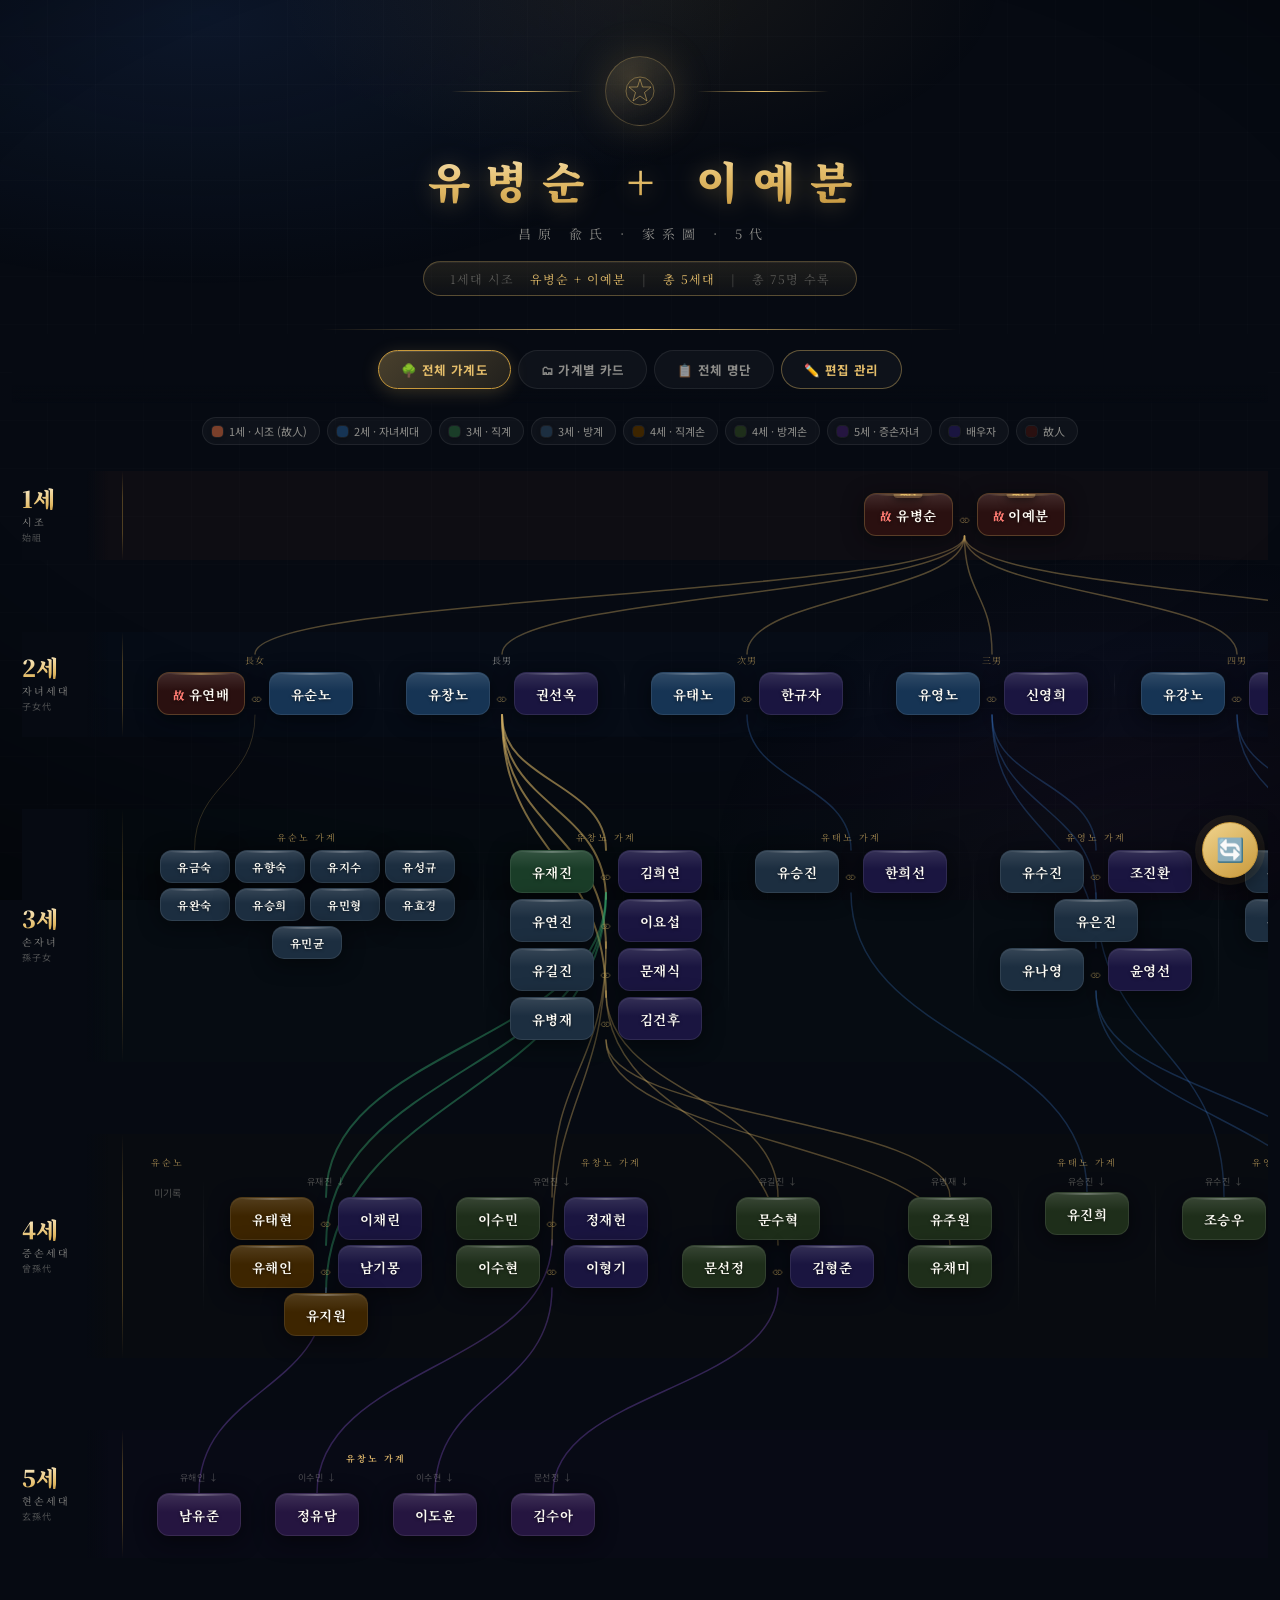
<file: index.html>
<!DOCTYPE html>
<html lang="ko">
<head>
<meta charset="UTF-8">
<meta name="viewport" content="width=device-width, initial-scale=1.0">
<title>유병순 + 이예분 家系圖</title>
<meta name="theme-color" content="#060A12">
<meta name="apple-mobile-web-app-capable" content="yes">
<meta name="apple-mobile-web-app-status-bar-style" content="black-translucent">
<meta name="description" content="창원 유씨 유병순·이예분 5대 가계도 — 전화번호·메모 관리 및 PC·모바일 기기 연동">
<link href="https://fonts.googleapis.com/css2?family=Noto+Serif+KR:wght@400;600;700;900&family=Noto+Sans+KR:wght@300;400;500;700&display=swap" rel="stylesheet">
<style>
/* ════════════════════════════════
   CSS VARIABLES & RESET
════════════════════════════════ */
:root {
  --gold:    #E4BD6A;
  --gold2:   #C99A3C;
  --gold-dim: rgba(228,189,106,.16);
  --gold-soft: rgba(228,189,106,.07);
  --bg:      #060A12;
  --bg2:     #0B1320;
  --bg3:     #101B2C;
  --glass:   rgba(255,255,255,.035);
  --glass2:  rgba(255,255,255,.07);
  --bdr:     rgba(255,255,255,.075);
  --bdrG:    rgba(228,189,106,.30);
  --txt:     #F1EDE1;
  --muted:   rgba(241,237,225,.56);
  --muted2:  rgba(241,237,225,.30);
  --radius:      14px;
  --shadow-card: 0 4px 20px rgba(0,0,0,.5);
  --shadow-lift: 0 18px 44px rgba(0,0,0,.62);
  --ease:        cubic-bezier(.22,.61,.36,1);

  /* Generation colors — sequential from deep to light */
  --g1:  #7A3F2A;   /* 1세 고인 */
  --g2:  #163454;   /* 2세 */
  --g2s: #14293E;   /* 2세 배우자 */
  --g3d: #1A3D28;   /* 3세 직계 */
  --g3s: #1C2E40;   /* 3세 방계 */
  --g4d: #3D2500;   /* 4세 직계 */
  --g4s: #1E2E1A;   /* 4세 방계 */
  --g5:  #251540;   /* 5세 */
  --sp:  #1A1540;   /* 배우자 */
  --dec: #2A1010;   /* 고인 공통 */

  /* Band backgrounds for generation rows */
  --band1: rgba(122,63,42,.07);
  --band2: rgba(22,52,84,.07);
  --band3: rgba(26,61,40,.06);
  --band4: rgba(61,37,0,.06);
  --band5: rgba(37,21,64,.08);
}
*, *::before, *::after { box-sizing: border-box; margin: 0; padding: 0; }
html { scroll-behavior: smooth; }
body {
  font-family: 'Noto Sans KR', sans-serif;
  background: var(--bg);
  color: var(--txt);
  min-height: 100vh;
  overflow-x: hidden;
  -webkit-font-smoothing: antialiased;
  -moz-osx-font-smoothing: grayscale;
  text-rendering: optimizeLegibility;
}

/* Ambient luxury backdrop */
body::before {
  content: '';
  position: fixed; inset: 0; z-index: 0; pointer-events: none;
  background:
    radial-gradient(ellipse 68% 48% at 16% 2%, rgba(42,86,158,.17) 0%, transparent 62%),
    radial-gradient(ellipse 58% 62% at 90% 98%, rgba(98,44,120,.13) 0%, transparent 60%),
    radial-gradient(ellipse 52% 38% at 50% -2%, rgba(228,189,106,.08) 0%, transparent 55%),
    repeating-linear-gradient(0deg, transparent, transparent 47px, rgba(255,255,255,.011) 47px, rgba(255,255,255,.011) 48px),
    repeating-linear-gradient(90deg, transparent, transparent 47px, rgba(255,255,255,.011) 47px, rgba(255,255,255,.011) 48px);
}
/* Vignette */
body::after {
  content: '';
  position: fixed; inset: 0; z-index: 0; pointer-events: none;
  background: radial-gradient(ellipse 100% 78% at 50% 38%, transparent 56%, rgba(0,0,0,.46) 100%);
}

.wrap { position: relative; z-index: 1; max-width: 2000px; margin: 0 auto; padding: 0 12px 120px; }

/* ════════════════════════════════
   HEADER
════════════════════════════════ */
.hdr {
  text-align: center;
  padding: 56px 20px 34px;
  position: relative; z-index: 1;
  margin-bottom: 4px;
}
.hdr::after {
  content: '';
  position: absolute; left: 50%; bottom: 0; transform: translateX(-50%);
  width: min(640px, 88%); height: 1px;
  background: linear-gradient(90deg, transparent, var(--bdrG) 16%, var(--gold) 50%, var(--bdrG) 84%, transparent);
}
.hdr-ornament {
  display: flex; align-items: center; justify-content: center; gap: 22px;
  margin-bottom: 22px;
}
.hdr-line {
  flex: 1; max-width: 132px; height: 1px;
  background: linear-gradient(90deg, transparent, var(--gold), transparent);
}
.hdr-seal {
  width: 70px; height: 70px; border-radius: 50%;
  border: 1.5px solid var(--bdrG);
  background:
    radial-gradient(circle at 38% 32%, rgba(228,189,106,.18), transparent 72%),
    linear-gradient(160deg, rgba(255,255,255,.045), transparent);
  display: flex; align-items: center; justify-content: center;
  box-shadow: 0 0 42px rgba(228,189,106,.18), inset 0 0 24px rgba(228,189,106,.07);
}
.hdr-title {
  font-family: 'Noto Serif KR', serif;
  font-size: clamp(24px, 4.4vw, 44px);
  font-weight: 900;
  letter-spacing: 14px; padding-left: 14px;
  color: var(--gold);
  text-shadow: 0 2px 16px rgba(228,189,106,.35);
  margin-bottom: 12px;
}
@supports ((background-clip: text) or (-webkit-background-clip: text)) {
  .hdr-title {
    background: linear-gradient(178deg, #FBEFD0 6%, var(--gold) 48%, #B8862C 96%);
    -webkit-background-clip: text; background-clip: text;
    -webkit-text-fill-color: transparent;
    filter: drop-shadow(0 3px 12px rgba(228,189,106,.34));
    text-shadow: none;
  }
}
.hdr-sub {
  font-family: 'Noto Serif KR', serif;
  font-size: 13px; color: var(--muted);
  letter-spacing: 7px; padding-left: 7px; margin-bottom: 18px;
}
.hdr-meta {
  display: inline-flex; gap: 16px; align-items: center; flex-wrap: wrap;
  justify-content: center;
  background: linear-gradient(180deg, rgba(228,189,106,.11), rgba(228,189,106,.04));
  border: 1px solid var(--bdrG);
  border-radius: 999px; padding: 8px 26px; font-size: 12px;
  color: var(--gold); font-family: 'Noto Serif KR', serif; letter-spacing: 1px;
  box-shadow: inset 0 1px 0 rgba(255,255,255,.05);
}
.hdr-meta span { color: var(--muted2); }

/* ════════════════════════════════
   TAB NAVIGATION
════════════════════════════════ */
.nav {
  display: flex; justify-content: center; flex-wrap: wrap; gap: 7px;
  padding: 16px 0 14px;
  position: sticky; top: 0; z-index: 50;
  background: linear-gradient(to bottom, var(--bg) 72%, rgba(6,10,18,.62) 90%, transparent);
  -webkit-backdrop-filter: blur(6px); backdrop-filter: blur(6px);
}
.tab-btn {
  background: var(--glass); color: var(--muted);
  border: 1px solid var(--bdr); border-radius: 999px;
  padding: 9px 22px; font-size: 12.5px; font-weight: 700;
  cursor: pointer; transition: all .25s var(--ease);
  font-family: 'Noto Sans KR', sans-serif; letter-spacing: .3px;
}
.tab-btn:hover { background: var(--glass2); color: var(--txt); transform: translateY(-1px); }
.tab-btn.on {
  background: linear-gradient(135deg, rgba(228,189,106,.30), rgba(228,189,106,.12));
  color: var(--gold); border: 1px solid var(--gold2);
  box-shadow: 0 4px 18px rgba(228,189,106,.20), inset 0 1px 0 rgba(255,255,255,.10);
}
.panel { display: none; }
.panel.on { display: block; animation: panelIn .35s var(--ease); }
@keyframes panelIn { from { opacity:0; transform:translateY(8px); } to { opacity:1; transform:translateY(0); } }

/* ════════════════════════════════
   LEGEND
════════════════════════════════ */
.legend {
  display: flex; flex-wrap: wrap; gap: 7px; justify-content: center;
  padding: 14px 20px 16px;
}
.lg-item {
  display: flex; align-items: center; gap: 6px; font-size: 11px; color: var(--muted);
  background: var(--glass); border: 1px solid var(--bdr);
  border-radius: 999px; padding: 5px 12px 5px 9px;
}
.lg-dot { width: 11px; height: 11px; border-radius: 4px; flex-shrink: 0;
  box-shadow: 0 0 0 1px rgba(255,255,255,.06), 0 1px 4px rgba(0,0,0,.4); }

/* ════════════════════════════════
   TREE CANVAS
════════════════════════════════ */
.tree-scroll {
  overflow-x: auto; overflow-y: visible;
  padding: 10px 10px 40px;
  scrollbar-width: thin;
  scrollbar-color: rgba(228,189,106,.3) transparent;
}
.tree-scroll::-webkit-scrollbar { height: 4px; }
.tree-scroll::-webkit-scrollbar-thumb { background: rgba(228,189,106,.3); border-radius: 2px; }

.tree-canvas {
  position: relative;
  min-width: max-content;
  display: inline-block;
}
.tree-svg {
  position: absolute; top: 0; left: 0;
  overflow: visible; pointer-events: none; z-index: 0;
}

/* ════════════════════════════════
   GENERATION ROWS
════════════════════════════════ */
.gen-row {
  position: relative; z-index: 1;
  display: flex; align-items: stretch;
  animation: fadeUp .5s ease backwards;
}
.gen-row:nth-child(1) { animation-delay: .05s; }
.gen-row:nth-child(2) { animation-delay: .12s; }
.gen-row:nth-child(3) { animation-delay: .20s; }
.gen-row:nth-child(4) { animation-delay: .28s; }
.gen-row:nth-child(5) { animation-delay: .36s; }
@keyframes fadeUp { from { opacity:0; transform:translateY(14px); } to { opacity:1; transform:translateY(0); } }

/* generation band background */
.gen-band {
  position: absolute; left: 0; right: 0; top: 0; bottom: 0;
  pointer-events: none; border-radius: 4px;
}

/* left gutter with generation label */
.gen-label {
  width: 86px; min-width: 86px; flex-shrink: 0;
  display: flex; flex-direction: column; justify-content: center;
  padding: 16px 0 16px 0;
  position: sticky; left: 0; z-index: 20;
  background: linear-gradient(90deg, var(--bg) 75%, transparent);
}
.gen-num {
  font-family: 'Noto Serif KR', serif;
  font-size: 23px; font-weight: 900;
  line-height: 1; display: block;
  color: var(--gold);
}
@supports ((background-clip: text) or (-webkit-background-clip: text)) {
  .gen-num {
    background: linear-gradient(170deg, #FBEFD0, var(--gold) 55%, #B8862C);
    -webkit-background-clip: text; background-clip: text;
    -webkit-text-fill-color: transparent;
  }
}
.gen-lbl {
  font-size: 10px; color: var(--muted);
  letter-spacing: 2px; margin-top: 4px; display: block;
  font-family: 'Noto Serif KR', serif;
}
.gen-lbl-kor {
  font-size: 9px; color: var(--muted2);
  letter-spacing: 1px; margin-top: 2px; display: block;
}
.gen-sep {
  width: 1px; flex-shrink: 0; margin: 0 14px;
  background: linear-gradient(to bottom, transparent, var(--gold2) 30%, var(--gold2) 70%, transparent);
  opacity: .35;
}

/* nodes area */
.gen-nodes {
  display: flex; align-items: flex-start;
  padding: 22px 10px;
  gap: 0;
}

/* gap between rows */
.gen-gap { height: 72px; position: relative; z-index: 0; }

/* ════════════════════════════════
   FAMILY GROUPS
════════════════════════════════ */
.fam-group {
  display: flex; flex-direction: column;
  align-items: center;
  margin: 0 10px;
}
.couple-row {
  display: flex; align-items: center; gap: 2px;
}
.csym {
  color: rgba(228,189,106,.5); font-size: 14px;
  padding: 0 3px; margin-top: 4px; flex-shrink: 0;
}
.children-row {
  display: flex; align-items: flex-start; gap: 8px;
  margin-top: 0; padding: 0 4px;
}

/* branch group divider */
.branch-div {
  width: 1px; align-self: stretch; margin: 16px 16px;
  background: linear-gradient(to bottom, transparent 5%, rgba(255,255,255,.06) 50%, transparent 95%);
  flex-shrink: 0;
}

/* branch label */
.branch-label {
  font-size: 9px; color: var(--gold); opacity: .7;
  font-family: 'Noto Serif KR', serif; letter-spacing: 2px;
  margin-bottom: 6px; text-align: center;
}
.branch-label.direct { opacity: 1; font-weight: 700; }

/* sub-parent label */
.sub-lbl {
  font-size: 9px; color: var(--muted2);
  margin-bottom: 4px; text-align: center; letter-spacing: .5px;
}

/* ════════════════════════════════
   PERSON CARDS
════════════════════════════════ */
.pc {
  border-radius: 12px; padding: 11px 15px 10px;
  min-width: 84px; max-width: 116px;
  text-align: center; cursor: pointer;
  position: relative;
  border: 1px solid rgba(255,255,255,.09);
  box-shadow: var(--shadow-card), inset 0 1px 0 rgba(255,255,255,.06);
  transition: transform .22s var(--ease), box-shadow .22s var(--ease);
  user-select: none; flex-shrink: 0; z-index: 2;
  overflow: hidden;
}
.pc::before {
  content: '';
  position: absolute; left: 0; right: 0; top: 0; height: 44%;
  background: linear-gradient(180deg, rgba(255,255,255,.11), transparent);
  pointer-events: none;
}
.pc::after {
  content: '';
  position: absolute; left: 15%; right: 15%; top: 0; height: 2px;
  background: linear-gradient(90deg, transparent, rgba(255,255,255,.24), transparent);
  pointer-events: none;
}
.pc:hover {
  transform: translateY(-4px) scale(1.055);
  box-shadow: var(--shadow-lift), inset 0 1px 0 rgba(255,255,255,.11); z-index: 5;
}
.pc.deceased {
  border-color: rgba(228,189,106,.26) !important;
}
.pc.deceased::after {
  background: linear-gradient(90deg, transparent, rgba(228,189,106,.5), transparent);
}
.pc.is-me {
  border-color: rgba(86,206,118,.78) !important;
  box-shadow: 0 0 0 2px rgba(66,188,100,.5), 0 0 28px rgba(66,188,100,.24), var(--shadow-card) !important;
}
.pc.is-focus {
  border-color: var(--gold) !important;
  box-shadow: 0 0 0 2px var(--gold2), 0 0 40px rgba(228,189,106,.4), var(--shadow-card) !important;
}

.pc-badge {
  position: absolute; top: -9px; left: 50%; transform: translateX(-50%);
  border-radius: 999px; padding: 2px 9px;
  font-size: 8px; font-weight: 900;
  white-space: nowrap; letter-spacing: .5px;
  box-shadow: 0 2px 8px rgba(0,0,0,.55); z-index: 3;
}
.badge-gold { background: var(--gold); color: #000; }
.badge-green { background: #3db87a; color: #fff; }

.pc-name {
  font-family: 'Noto Serif KR', serif;
  font-size: 13.5px; font-weight: 700; color: #FCFAF3;
  white-space: nowrap; letter-spacing: .4px;
  position: relative; z-index: 1;
  text-shadow: 0 1px 3px rgba(0,0,0,.55);
}
.pc-name .ko { color: #FF7B72; font-weight: 900; font-size: .85em; }
.pc-role {
  display: none;
}

/* compact card variant */
.pc.sm {
  min-width: 70px; max-width: 96px;
  padding: 8px 11px 7px;
}
.pc.sm .pc-name { font-size: 11.5px; }
.pc.sm .pc-role { font-size: 8px; }

/* ════════════════════════════════
   POPUP
════════════════════════════════ */
.overlay {
  position: fixed; inset: 0;
  background: rgba(0,0,0,.75);
  display: none; align-items: center; justify-content: center;
  z-index: 1000; padding: 16px;
  backdrop-filter: blur(5px);
}
.overlay.show { display: flex; }
.popup {
  background: linear-gradient(180deg, var(--bg3), var(--bg2));
  border: 1px solid var(--bdrG);
  border-radius: 20px; padding: 26px;
  width: 100%; max-width: 340px;
  box-shadow: 0 30px 80px rgba(0,0,0,.8), inset 0 1px 0 rgba(255,255,255,.05);
  animation: pop .24s var(--ease);
}
@keyframes pop { from{transform:scale(.9);opacity:0} to{transform:scale(1);opacity:1} }
.popup-title {
  font-family: 'Noto Serif KR', serif; color: var(--gold);
  font-size: 16px; font-weight: 700; margin-bottom: 16px;
  padding-bottom: 12px; border-bottom: 1px solid var(--bdrG);
}
.popup-field {
  display: flex; justify-content: space-between; align-items: center;
  padding: 9px 12px; background: rgba(255,255,255,.04);
  border-radius: 7px; margin-bottom: 7px;
}
.pf-key { font-size: 11px; color: var(--muted); }
.pf-val { font-family: 'Noto Serif KR', serif; font-size: 14px; font-weight: 700; }
.btn-close {
  width: 100%; background: var(--glass2); color: #fff;
  border: 1px solid var(--bdr); border-radius: 8px;
  padding: 10px; font-size: 13px; cursor: pointer;
  font-family: inherit; margin-top: 4px;
  transition: background .15s;
}
.btn-close:hover { background: var(--glass); }

/* ════════════════════════════════
   CARD LIST PANEL
════════════════════════════════ */
.card-grid {
  display: grid; grid-template-columns: repeat(auto-fill, minmax(300px, 1fr)); gap: 16px;
  margin-top: 4px;
}
.branch-card {
  background: linear-gradient(180deg, var(--bg2), rgba(11,19,32,.6));
  border: 1px solid var(--bdr);
  border-radius: 16px; overflow: hidden;
  box-shadow: var(--shadow-card);
  transition: transform .22s var(--ease), border-color .22s var(--ease);
}
.branch-card:hover { transform: translateY(-3px); border-color: var(--bdrG); }
.branch-card-hd {
  padding: 14px 18px; display: flex; align-items: center; gap: 10px;
  border-bottom: 1px solid var(--bdr);
  background: linear-gradient(90deg, rgba(228,189,106,.07), transparent);
}
.branch-card-dot { width: 12px; height: 12px; border-radius: 3px; flex-shrink: 0; }
.branch-card-name { font-family: 'Noto Serif KR', serif; font-size: 15px; font-weight: 700; }
.branch-card-sub { font-size: 10px; color: var(--muted); margin-top: 2px; }
.branch-card-body { padding: 14px; }
.bc-person { display: flex; align-items: center; gap: 7px; padding: 5px 0; }
.bc-indent { color: rgba(255,255,255,.15); font-size: 11px; }
.bc-name { font-family: 'Noto Serif KR', serif; font-size: 13px; font-weight: 700; }
.bc-role { font-size: 10px; color: var(--muted); }
.bc-sp { font-size: 11px; color: rgba(228,189,106,.55); }
.bc-children { margin-left: 18px; border-left: 1px solid rgba(255,255,255,.06); padding-left: 10px; margin-top: 4px; }
.bc-child { display: flex; align-items: center; gap: 6px; padding: 4px 0; }
.bc-child-name { font-family: 'Noto Serif KR', serif; font-size: 12px; font-weight: 600; color: rgba(255,255,255,.8); }
.bc-child-role { font-size: 9px; color: var(--muted2); margin-left: auto; background: rgba(255,255,255,.04); border-radius: 3px; padding: 1px 6px; }
.bc-gc { margin-left: 14px; border-left: 1px solid rgba(255,255,255,.04); padding-left: 8px; margin-top: 3px; }
.bc-gc-row { display: flex; align-items: center; gap: 5px; padding: 2px 0; font-size: 11px; color: rgba(255,255,255,.5); }

/* ════════════════════════════════
   PRINT PANEL
════════════════════════════════ */
.print-panel { max-width: 900px; margin: 0 auto; }
.print-btn {
  display: inline-flex; align-items: center; gap: 8px;
  background: linear-gradient(135deg, rgba(228,189,106,.25), rgba(228,189,106,.1));
  color: var(--gold); border: 1px solid var(--gold2);
  border-radius: 999px; padding: 10px 28px;
  font-size: 13px; font-weight: 700; cursor: pointer;
  font-family: 'Noto Serif KR', serif; letter-spacing: 1px;
  transition: all .2s; margin-bottom: 20px;
  box-shadow: 0 0 20px rgba(228,189,106,.1);
}
.print-btn:hover { box-shadow: 0 0 30px rgba(228,189,106,.25); transform: translateY(-1px); }
.print-section { margin-bottom: 24px; }
.print-sec-hd {
  display: flex; align-items: center; gap: 10px;
  padding: 10px 16px;
  background: linear-gradient(90deg, rgba(228,189,106,.1), transparent);
  border-left: 3px solid var(--gold2); border-radius: 0 8px 8px 0;
  margin-bottom: 10px;
}
.print-sec-title { font-family: 'Noto Serif KR', serif; font-size: 14px; font-weight: 700; color: var(--gold); }
.print-rows { background: var(--bg2); border: 1px solid var(--bdr); border-radius: 12px; overflow: hidden; box-shadow: var(--shadow-card); }
.print-row {
  display: flex; align-items: center; gap: 12px;
  padding: 11px 16px; border-bottom: 1px solid rgba(255,255,255,.045);
  transition: background .15s;
}
.print-row:hover { background: rgba(255,255,255,.025); }
.print-row:last-child { border-bottom: none; }
.pr-dot { width: 10px; height: 10px; border-radius: 2px; flex-shrink: 0; }
.pr-name { font-family: 'Noto Serif KR', serif; font-size: 14px; font-weight: 700; min-width: 72px; }
.pr-role { font-size: 11px; color: var(--muted); }
.pr-sp { font-size: 11px; color: rgba(228,189,106,.65); }

/* ════════════════════════════════
   ROW CONTROLS (전화·메모·이름수정)
════════════════════════════════ */
.row-ctrl {
  margin-left: auto; display: flex; align-items: center; gap: 5px; flex-shrink: 0; flex-wrap: wrap; justify-content: flex-end;
}
.pr-phone-saved { font-size: 12px; color: rgba(100,220,160,.85); cursor: pointer; letter-spacing: .3px; white-space: nowrap; }
.pr-phone-saved:hover { text-decoration: underline; }
.pr-note-display { font-size: 11px; color: rgba(180,160,80,.8); max-width: 120px; overflow: hidden; text-overflow: ellipsis; white-space: nowrap; }

.pr-phone-btn, .pr-note-btn {
  background: rgba(255,255,255,.06); border: 1px solid rgba(255,255,255,.1);
  border-radius: 6px; padding: 4px 8px; font-size: 12px; color: var(--muted);
  cursor: pointer; transition: all .15s; flex-shrink: 0;
  font-family: 'Noto Sans KR', sans-serif; line-height: 1;
  min-width: 32px; text-align: center;
}
.pr-phone-btn:hover { background: rgba(228,189,106,.15); color: var(--gold); border-color: var(--gold2); }
.pr-phone-btn.has-phone { background: rgba(40,160,100,.12); border-color: rgba(40,160,100,.3); color: rgba(100,220,160,.8); }
.pr-note-btn:hover { background: rgba(200,160,40,.15); color: rgba(220,190,80,.9); border-color: rgba(200,160,40,.3); }
.pr-note-btn.has-note { background: rgba(160,130,30,.15); border-color: rgba(200,160,40,.3); color: rgba(220,190,80,.9); }

.pr-phone-input-wrap { display: none; align-items: center; gap: 5px; margin-top: 4px; flex-wrap: wrap; width: 100%; justify-content: flex-end; }
.pr-phone-input-wrap.show { display: flex; }
.pr-phone-input {
  background: rgba(255,255,255,.07); border: 1px solid var(--bdrG);
  border-radius: 7px; padding: 6px 10px; font-size: 13px; color: var(--txt);
  outline: none; width: 150px; font-family: 'Noto Sans KR', sans-serif;
  transition: border-color .15s;
}
.pr-phone-input:focus { border-color: var(--gold); }
.pr-phone-save {
  background: linear-gradient(135deg, rgba(228,189,106,.3), rgba(228,189,106,.1));
  border: 1px solid var(--gold2); border-radius: 6px;
  padding: 5px 12px; font-size: 12px; color: var(--gold);
  cursor: pointer; white-space: nowrap; transition: all .15s;
}
.pr-phone-save:hover { background: rgba(228,189,106,.4); }
.pr-phone-del {
  background: rgba(200,60,60,.1); border: 1px solid rgba(200,60,60,.22);
  border-radius: 6px; padding: 5px 9px; font-size: 12px; color: rgba(220,100,100,.75);
  cursor: pointer; transition: all .15s; white-space: nowrap;
}
.pr-phone-del:hover { background: rgba(200,60,60,.22); }

/* toolbar */
.phone-toolbar {
  display: flex; align-items: center; gap: 8px; flex-wrap: wrap;
  padding: 10px 0 8px;
}
.phone-toolbar-btn {
  display: inline-flex; align-items: center; gap: 5px;
  background: var(--glass2); border: 1px solid var(--bdr);
  border-radius: 999px; padding: 8px 18px; font-size: 12px; color: var(--muted);
  cursor: pointer; font-family: 'Noto Sans KR', sans-serif; transition: all .15s;
}
.phone-toolbar-btn:hover { border-color: var(--gold2); color: var(--gold); background: rgba(228,189,106,.1); }

/* ════════════════════════════════
   MODALS (공통)
════════════════════════════════ */
.modal-overlay {
  position: fixed; inset: 0; background: rgba(0,0,0,.75);
  display: none; align-items: center; justify-content: center;
  z-index: 2000; padding: 16px; backdrop-filter: blur(6px);
}
.modal-overlay.show { display: flex; }
.modal-box {
  background: linear-gradient(180deg, var(--bg3), var(--bg2));
  border: 1px solid var(--bdrG);
  border-radius: 20px; padding: 26px;
  width: 100%; max-width: 480px;
  box-shadow: 0 30px 80px rgba(0,0,0,.8), inset 0 1px 0 rgba(255,255,255,.05);
  animation: pop .24s var(--ease);
  max-height: 90vh; overflow-y: auto;
}
.modal-title { font-family: 'Noto Serif KR', serif; color: var(--gold); font-size: 16px; font-weight: 700; margin-bottom: 8px; }
.modal-desc { font-size: 12px; color: var(--muted); margin-bottom: 12px; line-height: 1.6; }
.modal-section-title { font-size: 11px; font-weight: 700; color: var(--muted); letter-spacing: 1px; margin-bottom: 8px; text-transform: uppercase; }
.modal-row { display: flex; gap: 8px; align-items: flex-start; flex-wrap: wrap; }
.modal-btn {
  background: var(--glass2); border: 1px solid var(--bdr);
  border-radius: 8px; padding: 8px 16px; font-size: 13px; color: var(--txt);
  cursor: pointer; font-family: 'Noto Sans KR', sans-serif;
  transition: all .15s; white-space: nowrap;
}
.modal-btn:hover { background: var(--glass); border-color: var(--muted2); }
.modal-btn-close { background: var(--glass); }
.modal-textarea {
  width: 100%; background: rgba(255,255,255,.06); border: 1px solid var(--bdrG);
  border-radius: 8px; padding: 10px 12px; font-size: 12px; color: var(--txt);
  font-family: 'Noto Sans KR', sans-serif; outline: none; resize: vertical;
  line-height: 1.5;
}
.modal-textarea:focus { border-color: var(--gold); }
.modal-input {
  width: 100%; background: rgba(255,255,255,.07); border: 1px solid var(--bdrG);
  border-radius: 8px; padding: 10px 14px; font-size: 15px; color: var(--txt);
  font-family: 'Noto Serif KR', serif; outline: none;
  transition: border-color .15s;
}
.modal-input:focus { border-color: var(--gold); }

/* ════════════════════════════════
   MOBILE RESPONSIVE
════════════════════════════════ */
@media (max-width: 600px) {
  .gen-label { width: 52px; min-width: 52px; }
  .gen-num { font-size: 15px; }
  .gen-lbl, .gen-lbl-kor { display: none; }
  .pc { min-width: 62px; padding: 7px 8px; }
  .pc-name { font-size: 11px; }
  .hdr-title { letter-spacing: 6px; }
  .nav { gap: 4px; padding: 12px 0 10px; }
  .tab-btn { padding: 7px 14px; font-size: 11px; }

  /* 모바일: 명단 행 세로 레이아웃 */
  .print-row { flex-wrap: wrap; gap: 4px; padding: 12px 12px 10px; align-items: flex-start; }
  .pr-dot { margin-top: 3px; }
  .pr-name { font-size: 15px; min-width: 0; flex: 1; }
  .pr-role { font-size: 11px; width: 100%; padding-left: 18px; }
  .pr-sp { display: none; } /* 배우자 표기는 모바일에서 숨김 */
  .row-ctrl {
    width: 100%; margin-left: 0; margin-top: 6px;
    padding-left: 18px; justify-content: flex-start;
    gap: 8px;
  }
  /* 모바일: 버튼 터치 타깃 키움 */
  .pr-phone-btn, .pr-note-btn {
    min-width: 44px; min-height: 36px; font-size: 16px;
    padding: 6px 12px; border-radius: 8px;
  }
  .pr-phone-saved { font-size: 14px; }
  .pr-note-display { font-size: 12px; max-width: 160px; }

  /* 모바일: 전화번호 입력 전체폭 */
  .pr-phone-input-wrap { width: 100%; gap: 6px; margin-top: 6px; }
  .pr-phone-input { width: 100%; flex: 1; font-size: 16px; padding: 10px 12px; }
  .pr-phone-save, .pr-phone-del {
    min-height: 40px; font-size: 13px; padding: 8px 14px;
  }

  /* 모바일: 모달 풀스크린 느낌 */
  .modal-overlay { padding: 8px; align-items: flex-end; }
  .modal-box {
    border-radius: 18px 18px 10px 10px;
    max-height: 88vh; padding: 22px 18px 28px;
  }
  .modal-btn { min-height: 44px; font-size: 14px; padding: 10px 16px; }
  .modal-input { font-size: 16px; padding: 12px 14px; }
  .modal-textarea { font-size: 14px; padding: 10px 12px; }
  #syncCodeOut, #syncCodeIn { font-size: 12px; }

  /* 모바일: 툴바 버튼 */
  .phone-toolbar-btn { min-height: 40px; font-size: 13px; padding: 9px 16px; }

  /* 모바일: 팝업 */
  .popup { border-radius: 16px; padding: 22px 18px; }
  .pf-val { font-size: 13px; }
  .btn-close { min-height: 44px; font-size: 14px; }
}
@media (max-width: 380px) {
  .hdr-title { font-size: 20px; letter-spacing: 4px; }
  .tab-btn { padding: 6px 10px; font-size: 10px; }
  .pr-phone-btn, .pr-note-btn { font-size: 18px; min-width: 46px; }
}


@media print {
  .nav, .hdr-meta, .modal-overlay, .phone-toolbar, .row-ctrl, .phone-count, #panel-edit { display: none !important; }
  body { background: #fff !important; color: #000 !important; }
  .pc { border: 1px solid #ccc !important; background: #f5f5f5 !important; box-shadow: none !important; }
  .pc-name { color: #000 !important; }
  .print-row { border-bottom: 1px solid #eee !important; }
  .pr-name { color: #000 !important; }
}

/* ════════════════════════════════
   EDIT PANEL
════════════════════════════════ */
.edit-section {
  background: linear-gradient(180deg, var(--bg2), rgba(11,19,32,.55));
  border: 1px solid var(--bdr);
  border-radius: 16px; overflow: hidden;
  box-shadow: var(--shadow-card);
}
.edit-sec-hd {
  display: flex; align-items: center; gap: 14px;
  padding: 16px 20px;
  background: linear-gradient(90deg, rgba(228,189,106,.08), transparent);
  border-bottom: 1px solid var(--bdr);
}
.edit-sec-icon { font-size: 24px; flex-shrink: 0; }
.edit-sec-title { font-family: 'Noto Serif KR', serif; font-size: 16px; font-weight: 700; color: var(--gold); }
.edit-sec-sub { font-size: 11px; color: var(--muted); margin-top: 3px; line-height: 1.5; }

/* search */
.edit-search-bar { padding: 12px 16px 8px; }
.edit-search {
  width: 100%; background: rgba(255,255,255,.06); border: 1px solid var(--bdr);
  border-radius: 10px; padding: 10px 14px; font-size: 14px; color: var(--txt);
  outline: none; font-family: 'Noto Sans KR', sans-serif;
  transition: border-color .15s;
}
.edit-search:focus { border-color: var(--gold); }

/* name chip grid */
.edit-name-grid {
  display: flex; flex-wrap: wrap; gap: 8px;
  padding: 8px 16px 18px;
}
.name-chip {
  display: flex; align-items: center; gap: 6px;
  background: rgba(255,255,255,.05); border: 1px solid var(--bdr);
  border-radius: 8px; padding: 7px 12px;
  cursor: pointer; transition: all .15s;
  font-family: 'Noto Serif KR', serif;
  max-width: 200px;
}
.name-chip:hover { background: rgba(228,189,106,.12); border-color: var(--gold2); }
.name-chip.edited { border-color: rgba(228,189,106,.4); background: rgba(228,189,106,.07); }
.chip-dot { width: 8px; height: 8px; border-radius: 2px; flex-shrink: 0; }
.chip-orig { font-size: 13px; font-weight: 700; color: var(--txt); white-space: nowrap; }
.chip-new { font-size: 11px; color: var(--gold); white-space: nowrap; overflow: hidden; text-overflow: ellipsis; }
.chip-edit-icon { font-size: 11px; color: var(--muted2); margin-left: auto; flex-shrink: 0; }

/* inline name edit */
.name-chip-editing {
  flex-direction: column; align-items: stretch;
  background: rgba(228,189,106,.07) !important;
  border-color: var(--gold) !important;
  padding: 10px 12px; gap: 8px;
  max-width: 260px;
}
.chip-edit-input {
  background: rgba(255,255,255,.1); border: 1px solid var(--bdrG);
  border-radius: 6px; padding: 6px 10px; font-size: 13px; color: var(--txt);
  outline: none; font-family: 'Noto Serif KR', serif; width: 100%;
}
.chip-edit-input:focus { border-color: var(--gold); }
.chip-edit-btns { display: flex; gap: 6px; }
.chip-save-btn {
  background: linear-gradient(135deg, rgba(228,189,106,.3), rgba(228,189,106,.1));
  border: 1px solid var(--gold2); border-radius: 6px;
  padding: 5px 12px; font-size: 12px; color: var(--gold);
  cursor: pointer; flex: 1; font-family: inherit;
}
.chip-cancel-btn {
  background: rgba(255,255,255,.05); border: 1px solid var(--bdr);
  border-radius: 6px; padding: 5px 10px; font-size: 12px; color: var(--muted);
  cursor: pointer; font-family: inherit;
}
.chip-reset-btn {
  background: rgba(200,60,60,.08); border: 1px solid rgba(200,60,60,.2);
  border-radius: 6px; padding: 5px 10px; font-size: 11px; color: rgba(220,100,100,.7);
  cursor: pointer; font-family: inherit;
}

/* add form */
.edit-form { padding: 16px 20px 20px; }
.ef-row { display: flex; gap: 12px; margin-bottom: 12px; flex-wrap: wrap; }
.ef-field { display: flex; flex-direction: column; gap: 5px; flex: 1; min-width: 120px; }
.ef-wide { flex: 2; min-width: 160px; }
.ef-lbl { font-size: 11px; color: var(--muted); font-weight: 700; letter-spacing: .5px; }
.ef-input {
  background: rgba(255,255,255,.07); border: 1px solid var(--bdr);
  border-radius: 8px; padding: 10px 12px; font-size: 14px; color: var(--txt);
  outline: none; font-family: 'Noto Sans KR', sans-serif;
  transition: border-color .15s; width: 100%;
}
.ef-input:focus { border-color: var(--gold); }
.ef-select { cursor: pointer; }
.ef-actions { display: flex; gap: 10px; align-items: center; margin-top: 4px; }
.ef-btn {
  background: var(--glass2); border: 1px solid var(--bdr);
  border-radius: 8px; padding: 10px 20px; font-size: 13px; color: var(--txt);
  cursor: pointer; font-family: 'Noto Sans KR', sans-serif; transition: all .15s;
  white-space: nowrap;
}
.ef-btn:hover { background: var(--glass); border-color: var(--muted2); }
.ef-btn-primary {
  background: linear-gradient(135deg, rgba(61,184,122,.25), rgba(61,184,122,.1));
  border-color: rgba(61,184,122,.4); color: #3db87a;
}
.ef-btn-primary:hover { background: rgba(61,184,122,.3); }
.ef-btn-primary:disabled { opacity: .35; cursor: not-allowed; }

/* custom member list in edit tab */
.cm-row {
  display: flex; align-items: center; gap: 10px; flex-wrap: wrap;
  padding: 11px 16px; border-bottom: 1px solid rgba(255,255,255,.04);
  background: var(--bg3);
}
.cm-row:last-child { border-bottom: none; }
.cm-dot { width: 10px; height: 10px; border-radius: 2px; flex-shrink: 0; }
.cm-name { font-family: 'Noto Serif KR', serif; font-size: 14px; font-weight: 700; }
.cm-meta { font-size: 11px; color: var(--muted); }
.cm-phone { font-size: 12px; color: rgba(100,220,160,.8); margin-left: auto; }
.cm-actions { display: flex; gap: 6px; flex-shrink: 0; }
.cm-edit-btn { background: rgba(228,189,106,.1); border: 1px solid var(--bdrG); border-radius: 6px; padding: 4px 10px; font-size: 12px; color: var(--gold); cursor: pointer; }
.cm-del-btn  { background: rgba(200,60,60,.08); border: 1px solid rgba(200,60,60,.2); border-radius: 6px; padding: 4px 10px; font-size: 12px; color: rgba(220,100,100,.7); cursor: pointer; }

@media (max-width: 600px) {
  .edit-name-grid { gap: 6px; padding: 8px 12px 14px; }
  .name-chip { padding: 8px 10px; }
  .chip-orig { font-size: 14px; }
  .edit-form { padding: 12px 14px 16px; }
  .ef-row { gap: 8px; margin-bottom: 8px; }
  .ef-input { font-size: 16px; padding: 11px 12px; }
  .ef-btn { padding: 12px 18px; font-size: 14px; min-height: 46px; }
  .edit-sec-title { font-size: 15px; }
}

/* ════════════════════════════════
   2026 REFINEMENT — 럭셔리 고도화 & 기기 연동
════════════════════════════════ */
.tree-svg path { stroke-linecap: round; }

* { scrollbar-width: thin; scrollbar-color: rgba(228,189,106,.32) transparent; }
::-webkit-scrollbar { width: 9px; height: 9px; }
::-webkit-scrollbar-track { background: transparent; }
::-webkit-scrollbar-thumb { background: rgba(228,189,106,.26); border-radius: 5px; }
::-webkit-scrollbar-thumb:hover { background: rgba(228,189,106,.5); }

/* floating 기기연동 action button */
#fabSync {
  position: fixed; right: 22px; bottom: 22px; z-index: 900;
  width: 56px; height: 56px; border-radius: 50%;
  border: 1px solid var(--gold2);
  background: linear-gradient(145deg, #F0D48E, #C99A3C);
  color: #1a1306; font-size: 23px; cursor: pointer;
  display: flex; align-items: center; justify-content: center;
  box-shadow: 0 10px 28px rgba(0,0,0,.55), 0 0 0 7px rgba(228,189,106,.09);
  transition: transform .28s var(--ease), box-shadow .28s var(--ease);
}
#fabSync:hover {
  transform: scale(1.09) rotate(30deg);
  box-shadow: 0 14px 34px rgba(0,0,0,.6), 0 0 0 9px rgba(228,189,106,.14);
}
#fabSync:active { transform: scale(.95); }

/* 가로 스크롤 안내 (터치 기기) */
.scroll-hint {
  display: none; text-align: center; font-size: 11px; color: var(--muted2);
  padding: 2px 0 10px; letter-spacing: .6px;
}
#qrBox img, #qrBox canvas, #qrBox table { display: block; margin: 0 auto; }

@media (hover: none) and (pointer: coarse) {
  .scroll-hint { display: block; }
}
@media (max-width: 600px) {
  #fabSync { width: 52px; height: 52px; right: 14px; bottom: 14px; font-size: 21px; }
  .hdr { padding: 40px 14px 28px; }
  .hdr-ornament { gap: 13px; margin-bottom: 16px; }
  .hdr-line { max-width: 60px; }
  .hdr-seal { width: 58px; height: 58px; }
  .hdr-sub { letter-spacing: 4px; padding-left: 4px; font-size: 12px; }
  .hdr-meta { gap: 9px; padding: 7px 16px; font-size: 11px; }
  .legend { gap: 5px; padding: 11px 10px 13px; }
  .lg-item { font-size: 10px; padding: 4px 9px 4px 7px; gap: 5px; }
  .branch-card-name { font-size: 14px; }
  .pc-name { font-size: 12px; }
}
@media print {
  #fabSync, .scroll-hint { display: none !important; }
  body::before, body::after { display: none !important; }
}

</style>
</head>
<body>
<div class="wrap">

<!-- ══ HEADER ══ -->
<div class="hdr">
  <div class="hdr-ornament">
    <div class="hdr-line"></div>
    <div class="hdr-seal">
      <svg width="34" height="34" viewBox="0 0 34 34">
        <circle cx="17" cy="17" r="14" fill="none" stroke="#E4BD6A" stroke-width=".8" opacity=".5"/>
        <path d="M17 5L19.5 13L28 13L21.5 18.5L24 27L17 22L10 27L12.5 18.5L6 13L14.5 13Z"
              fill="none" stroke="#E4BD6A" stroke-width=".8" opacity=".65"/>
      </svg>
    </div>
    <div class="hdr-line" style="transform:scaleX(-1)"></div>
  </div>
  <div class="hdr-title">유병순 + 이예분</div>
  <div class="hdr-sub">昌原 兪氏 · 家系圖 · 5代</div>
  <div class="hdr-meta">
    <span>1세대 시조</span> 유병순 + 이예분
    <span>|</span> 총 5세대
    <span>|</span> <span id="totalCount">수록 중</span>
  </div>
</div>

<!-- ══ NAVIGATION ══ -->
<div class="nav">
  <button class="tab-btn on" onclick="showTab('tree')">🌳 전체 가계도</button>
  <button class="tab-btn"    onclick="showTab('cards')">🗂 가계별 카드</button>
  <button class="tab-btn"    onclick="showTab('list')">📋 전체 명단</button>
  <button class="tab-btn" onclick="showTab('edit')" id="tab-edit" style="border-color:rgba(228,189,106,.4);color:var(--gold)">✏️ 편집 관리</button>
</div>

<!-- ════════════════════════════════════════
     PANEL 1: 전체 가계도 트리
════════════════════════════════════════ -->
<div id="panel-tree" class="panel on">

  <div class="legend">
    <div class="lg-item"><div class="lg-dot" style="background:var(--g1)"></div>1세 · 시조 (故人)</div>
    <div class="lg-item"><div class="lg-dot" style="background:var(--g2)"></div>2세 · 자녀세대</div>
    <div class="lg-item"><div class="lg-dot" style="background:var(--g3d)"></div>3세 · 직계</div>
    <div class="lg-item"><div class="lg-dot" style="background:var(--g3s)"></div>3세 · 방계</div>
    <div class="lg-item"><div class="lg-dot" style="background:var(--g4d)"></div>4세 · 직계손</div>
    <div class="lg-item"><div class="lg-dot" style="background:var(--g4s)"></div>4세 · 방계손</div>
    <div class="lg-item"><div class="lg-dot" style="background:var(--g5)"></div>5세 · 증손자녀</div>
    <div class="lg-item"><div class="lg-dot" style="background:var(--sp)"></div>배우자</div>
    <div class="lg-item"><div class="lg-dot" style="background:var(--dec)"></div>故人</div>
  </div>

  <div class="scroll-hint">← 좌우로 넘겨 5대 가계도 전체 보기 →</div>
  <div class="tree-scroll" id="treeScroll">
    <div class="tree-canvas" id="treeCanvas">
      <svg class="tree-svg" id="treeSvg"></svg>

      <!-- ══════════════ 1세 ══════════════ -->
      <div class="gen-row" id="row1">
        <div class="gen-band" style="background:var(--band1)"></div>
        <div class="gen-label">
          <span class="gen-num">1세</span>
          <span class="gen-lbl">시조</span>
          <span class="gen-lbl-kor">始祖</span>
        </div>
        <div class="gen-sep"></div>
        <div class="gen-nodes" style="justify-content:center; width:100%">
          <div class="fam-group" id="fg-root">
            <div class="couple-row">
              <div class="pc deceased" style="background:var(--dec)" id="n-root-m"
                   data-name="故 유병순" data-role="시조 · 증조할아버지" data-gen="1세">
                <div class="pc-badge" style="background:rgba(228,189,106,.25);color:var(--gold);font-size:8px;border-radius:4px;padding:1px 6px;margin-bottom:3px">故人</div>
                <div class="pc-name"><span class="ko">故</span> 유병순</div>
                <div class="pc-role">시조</div>
              </div>
              <span class="csym">⚭</span>
              <div class="pc deceased" style="background:var(--dec)" id="n-root-f"
                   data-name="故 이예분" data-role="시조 · 증조할머니" data-gen="1세">
                <div class="pc-badge" style="background:rgba(228,189,106,.25);color:var(--gold);font-size:8px;border-radius:4px;padding:1px 6px;margin-bottom:3px">故人</div>
                <div class="pc-name"><span class="ko">故</span> 이예분</div>
                <div class="pc-role">시조</div>
              </div>
            </div>
          </div>
        </div>
      </div>

      <div class="gen-gap"></div>

      <!-- ══════════════ 2세 ══════════════ -->
      <div class="gen-row" id="row2">
        <div class="gen-band" style="background:var(--band2)"></div>
        <div class="gen-label">
          <span class="gen-num">2세</span>
          <span class="gen-lbl">자녀세대</span>
          <span class="gen-lbl-kor">子女代</span>
        </div>
        <div class="gen-sep"></div>
        <div class="gen-nodes">

          <!-- 유순노 ⚭ 故유연배 -->
          <div class="fam-group" id="fg2a">
            <div style="class:branch-label">
              <div style="font-size:9px;color:var(--gold);opacity:.6;font-family:'Noto Serif KR',serif;letter-spacing:1px;text-align:center;margin-bottom:5px">長女</div>
            </div>
            <div class="couple-row">
              <div class="pc deceased" style="background:var(--dec)" id="n2a-sp"
                   data-name="故 유연배" data-role="대고모부" data-gen="2세(배우자)">
                <div class="pc-name"><span class="ko">故</span> 유연배</div>
                <div class="pc-role">대고모부</div>
              </div>
              <span class="csym">⚭</span>
              <div class="pc" style="background:var(--g2)" id="n2a"
                   data-name="유순노" data-role="대고모" data-gen="2세">
                <div class="pc-name">유순노</div>
                <div class="pc-role">대고모</div>
              </div>
            </div>
          </div>

          <div class="branch-div"></div>

          <!-- 유창노 ⚭ 권선옥 (★ 직계) -->
          <div class="fam-group" id="fg2b">
            <div style="font-size:9px;color:var(--muted);font-family:'Noto Serif KR',serif;letter-spacing:1px;text-align:center;margin-bottom:5px">長男</div>
            <div class="couple-row">
              <div class="pc" style="background:var(--g2)" id="n2b"
                   data-name="유창노" data-role="長男" data-gen="2세">
                <div class="pc-name">유창노</div>
                <div class="pc-role">할아버지</div>
              </div>
              <span class="csym">⚭</span>
              <div class="pc" style="background:var(--sp)" id="n2b-sp"
                   data-name="권선옥" data-role="할머니" data-gen="2세(배우자)">
                <div class="pc-name">권선옥</div>
                <div class="pc-role">할머니</div>
              </div>
            </div>
          </div>

          <div class="branch-div"></div>

          <!-- 유태노 ⚭ 한규자 -->
          <div class="fam-group" id="fg2c">
            <div style="font-size:9px;color:var(--gold);opacity:.6;font-family:'Noto Serif KR',serif;letter-spacing:1px;text-align:center;margin-bottom:5px">次男</div>
            <div class="couple-row">
              <div class="pc" style="background:var(--g2)" id="n2c"
                   data-name="유태노" data-role="작은할아버지" data-gen="2세">
                <div class="pc-name">유태노</div>
                <div class="pc-role">작은할아버지</div>
              </div>
              <span class="csym">⚭</span>
              <div class="pc" style="background:var(--sp)" id="n2c-sp"
                   data-name="한규자" data-role="작은할머니" data-gen="2세(배우자)">
                <div class="pc-name">한규자</div>
                <div class="pc-role">작은할머니</div>
              </div>
            </div>
          </div>

          <div class="branch-div"></div>

          <!-- 유영노 ⚭ 신영희 -->
          <div class="fam-group" id="fg2d">
            <div style="font-size:9px;color:var(--gold);opacity:.6;font-family:'Noto Serif KR',serif;letter-spacing:1px;text-align:center;margin-bottom:5px">三男</div>
            <div class="couple-row">
              <div class="pc" style="background:var(--g2)" id="n2d"
                   data-name="유영노" data-role="작은할아버지" data-gen="2세">
                <div class="pc-name">유영노</div>
                <div class="pc-role">작은할아버지</div>
              </div>
              <span class="csym">⚭</span>
              <div class="pc" style="background:var(--sp)" id="n2d-sp"
                   data-name="신영희" data-role="작은할머니" data-gen="2세(배우자)">
                <div class="pc-name">신영희</div>
                <div class="pc-role">작은할머니</div>
              </div>
            </div>
          </div>

          <div class="branch-div"></div>

          <!-- 유강노 ⚭ 김경애 -->
          <div class="fam-group" id="fg2e">
            <div style="font-size:9px;color:var(--gold);opacity:.6;font-family:'Noto Serif KR',serif;letter-spacing:1px;text-align:center;margin-bottom:5px">四男</div>
            <div class="couple-row">
              <div class="pc" style="background:var(--g2)" id="n2e"
                   data-name="유강노" data-role="작은할아버지" data-gen="2세">
                <div class="pc-name">유강노</div>
                <div class="pc-role">작은할아버지</div>
              </div>
              <span class="csym">⚭</span>
              <div class="pc" style="background:var(--sp)" id="n2e-sp"
                   data-name="김경애" data-role="작은할머니" data-gen="2세(배우자)">
                <div class="pc-name">김경애</div>
                <div class="pc-role">작은할머니</div>
              </div>
            </div>
          </div>

          <div class="branch-div"></div>

          <!-- 유명노 ⚭ 최선숙 -->
          <div class="fam-group" id="fg2f">
            <div style="font-size:9px;color:var(--gold);opacity:.6;font-family:'Noto Serif KR',serif;letter-spacing:1px;text-align:center;margin-bottom:5px">五男</div>
            <div class="couple-row">
              <div class="pc" style="background:var(--g2)" id="n2f"
                   data-name="유명노" data-role="작은할아버지" data-gen="2세">
                <div class="pc-name">유명노</div>
                <div class="pc-role">작은할아버지</div>
              </div>
              <span class="csym">⚭</span>
              <div class="pc" style="background:var(--sp)" id="n2f-sp"
                   data-name="최선숙" data-role="작은할머니" data-gen="2세(배우자)">
                <div class="pc-name">최선숙</div>
                <div class="pc-role">작은할머니</div>
              </div>
            </div>
          </div>

        </div>
      </div>

      <div class="gen-gap"></div>

      <!-- ══════════════ 3세 ══════════════ -->
      <div class="gen-row" id="row3">
        <div class="gen-band" style="background:var(--band3)"></div>
        <div class="gen-label">
          <span class="gen-num">3세</span>
          <span class="gen-lbl">손자녀</span>
          <span class="gen-lbl-kor">孫子女</span>
        </div>
        <div class="gen-sep"></div>
        <div class="gen-nodes">

          <!-- 유순노 가계 9명 -->
          <div style="display:flex;flex-direction:column;align-items:center">
            <div class="branch-label">유순노 가계</div>
            <div style="display:flex;flex-wrap:wrap;justify-content:center;gap:5px;max-width:320px">
              <div class="pc sm" style="background:var(--g3s)" id="n3a1" data-name="유금숙" data-role="5촌" data-gen="3세"><div class="pc-name">유금숙</div><div class="pc-role">5촌</div></div>
              <div class="pc sm" style="background:var(--g3s)" id="n3a2" data-name="유향숙" data-role="5촌" data-gen="3세"><div class="pc-name">유향숙</div><div class="pc-role">5촌</div></div>
              <div class="pc sm" style="background:var(--g3s)" id="n3a3" data-name="유지수" data-role="5촌" data-gen="3세"><div class="pc-name">유지수</div><div class="pc-role">5촌</div></div>
              <div class="pc sm" style="background:var(--g3s)" id="n3a4" data-name="유성규" data-role="5촌" data-gen="3세"><div class="pc-name">유성규</div><div class="pc-role">5촌</div></div>
              <div class="pc sm" style="background:var(--g3s)" id="n3a5" data-name="유완숙" data-role="5촌" data-gen="3세"><div class="pc-name">유완숙</div><div class="pc-role">5촌</div></div>
              <div class="pc sm" style="background:var(--g3s)" id="n3a6" data-name="유승희" data-role="5촌" data-gen="3세"><div class="pc-name">유승희</div><div class="pc-role">5촌</div></div>
              <div class="pc sm" style="background:var(--g3s)" id="n3a7" data-name="유민형" data-role="5촌" data-gen="3세"><div class="pc-name">유민형</div><div class="pc-role">5촌</div></div>
              <div class="pc sm" style="background:var(--g3s)" id="n3a8" data-name="유효경" data-role="5촌" data-gen="3세"><div class="pc-name">유효경</div><div class="pc-role">5촌</div></div>
              <div class="pc sm" style="background:var(--g3s)" id="n3a9" data-name="유민균" data-role="5촌" data-gen="3세"><div class="pc-name">유민균</div><div class="pc-role">5촌</div></div>
            </div>
          </div>

          <div class="branch-div"></div>

          <!-- ★ 유창노 가계 -->
          <div style="display:flex;flex-direction:column;align-items:center">
            <div class="branch-label">유창노 가계</div>
            <div style="display:flex;flex-direction:column;gap:6px">
              <!-- 유재진 ⚭ 김희연 -->
              <div class="fam-group" id="fg3b1">
                <div class="couple-row">
                  <div class="pc" style="background:var(--g3d)" id="n3b1"
                       data-name="유재진" data-role="長孫" data-gen="3세">
                    <div class="pc-name">유재진</div>
                    <div class="pc-role">아버지</div>
                  </div>
                  <span class="csym">⚭</span>
                  <div class="pc" style="background:var(--sp)" id="n3b1-sp"
                       data-name="김희연" data-role="모(어머니)" data-gen="3세(배우자)">
                    <div class="pc-name">김희연</div>
                    <div class="pc-role">어머니</div>
                  </div>
                </div>
              </div>
              <!-- 유연진 ⚭ 이요섭 -->
              <div class="fam-group" id="fg3b2">
                <div class="couple-row">
                  <div class="pc" style="background:var(--g3s)" id="n3b2"
                       data-name="유연진" data-role="고모" data-gen="3세">
                    <div class="pc-name">유연진</div>
                    <div class="pc-role">고모</div>
                  </div>
                  <span class="csym">⚭</span>
                  <div class="pc" style="background:var(--sp)" id="n3b2-sp"
                       data-name="이요섭" data-role="고모부" data-gen="3세(배우자)">
                    <div class="pc-name">이요섭</div>
                    <div class="pc-role">고모부</div>
                  </div>
                </div>
              </div>
              <!-- 유길진 ⚭ 문재식 -->
              <div class="fam-group" id="fg3b3">
                <div class="couple-row">
                  <div class="pc" style="background:var(--g3s)" id="n3b3"
                       data-name="유길진" data-role="고모" data-gen="3세">
                    <div class="pc-name">유길진</div>
                    <div class="pc-role">고모</div>
                  </div>
                  <span class="csym">⚭</span>
                  <div class="pc" style="background:var(--sp)" id="n3b3-sp"
                       data-name="문재식" data-role="고모부" data-gen="3세(배우자)">
                    <div class="pc-name">문재식</div>
                    <div class="pc-role">고모부</div>
                  </div>
                </div>
              </div>
              <!-- 유병재 ⚭ 김건후 -->
              <div class="fam-group" id="fg3b4">
                <div class="couple-row">
                  <div class="pc" style="background:var(--g3s)" id="n3b4"
                       data-name="유병재" data-role="삼촌" data-gen="3세">
                    <div class="pc-name">유병재</div>
                    <div class="pc-role">삼촌</div>
                  </div>
                  <span class="csym">⚭</span>
                  <div class="pc" style="background:var(--sp)" id="n3b4-sp"
                       data-name="김건후" data-role="숙모" data-gen="3세(배우자)">
                    <div class="pc-name">김건후</div>
                    <div class="pc-role">숙모</div>
                  </div>
                </div>
              </div>
            </div>
          </div>

          <div class="branch-div"></div>

          <!-- 유태노 가계 -->
          <div style="display:flex;flex-direction:column;align-items:center">
            <div class="branch-label">유태노 가계</div>
            <div class="fam-group" id="fg3c1">
              <div class="couple-row">
                <div class="pc" style="background:var(--g3s)" id="n3c1"
                     data-name="유승진" data-role="당숙" data-gen="3세">
                  <div class="pc-name">유승진</div>
                  <div class="pc-role">당숙</div>
                </div>
                <span class="csym">⚭</span>
                <div class="pc" style="background:var(--sp)" id="n3c1-sp"
                     data-name="한희선" data-role="당숙모" data-gen="3세(배우자)">
                  <div class="pc-name">한희선</div>
                  <div class="pc-role">당숙모</div>
                </div>
              </div>
            </div>
          </div>

          <div class="branch-div"></div>

          <!-- 유영노 가계 -->
          <div style="display:flex;flex-direction:column;align-items:center">
            <div class="branch-label">유영노 가계</div>
            <div style="display:flex;flex-direction:column;gap:6px">
              <div class="fam-group" id="fg3d1">
                <div class="couple-row">
                  <div class="pc" style="background:var(--g3s)" id="n3d1"
                       data-name="유수진" data-role="당숙녀" data-gen="3세">
                    <div class="pc-name">유수진</div>
                    <div class="pc-role">당숙녀</div>
                  </div>
                  <span class="csym">⚭</span>
                  <div class="pc" style="background:var(--sp)" id="n3d1-sp"
                       data-name="조진환" data-role="당숙부" data-gen="3세(배우자)">
                    <div class="pc-name">조진환</div>
                    <div class="pc-role">당숙부</div>
                  </div>
                </div>
              </div>
              <div class="fam-group" id="fg3d2">
                <div class="pc" style="background:var(--g3s)" id="n3d2"
                     data-name="유은진" data-role="당숙녀" data-gen="3세">
                  <div class="pc-name">유은진</div>
                  <div class="pc-role">당숙녀</div>
                </div>
              </div>
              <div class="fam-group" id="fg3d3">
                <div class="couple-row">
                  <div class="pc" style="background:var(--g3s)" id="n3d3"
                       data-name="유나영" data-role="당숙녀" data-gen="3세">
                    <div class="pc-name">유나영</div>
                    <div class="pc-role">당숙녀</div>
                  </div>
                  <span class="csym">⚭</span>
                  <div class="pc" style="background:var(--sp)" id="n3d3-sp"
                       data-name="윤영선" data-role="당숙부" data-gen="3세(배우자)">
                    <div class="pc-name">윤영선</div>
                    <div class="pc-role">당숙부</div>
                  </div>
                </div>
              </div>
            </div>
          </div>

          <div class="branch-div"></div>

          <!-- 유강노 가계 -->
          <div style="display:flex;flex-direction:column;align-items:center">
            <div class="branch-label">유강노 가계</div>
            <div style="display:flex;flex-direction:column;gap:6px">
              <div class="fam-group" id="fg3e1">
                <div class="couple-row">
                  <div class="pc" style="background:var(--g3s)" id="n3e1"
                       data-name="유원진" data-role="당숙" data-gen="3세">
                    <div class="pc-name">유원진</div>
                    <div class="pc-role">당숙</div>
                  </div>
                  <span class="csym">⚭</span>
                  <div class="pc" style="background:var(--sp)" id="n3e1-sp"
                       data-name="이의정" data-role="당숙모" data-gen="3세(배우자)">
                    <div class="pc-name">이의정</div>
                    <div class="pc-role">당숙모</div>
                  </div>
                </div>
              </div>
              <div class="fam-group" id="fg3e2">
                <div class="couple-row">
                  <div class="pc" style="background:var(--g3s)" id="n3e2"
                       data-name="유지영" data-role="당숙녀" data-gen="3세">
                    <div class="pc-name">유지영</div>
                    <div class="pc-role">당숙녀</div>
                  </div>
                  <span class="csym">⚭</span>
                  <div class="pc" style="background:var(--sp)" id="n3e2-sp"
                       data-name="김준태" data-role="당숙부" data-gen="3세(배우자)">
                    <div class="pc-name">김준태</div>
                    <div class="pc-role">당숙부</div>
                  </div>
                </div>
              </div>
            </div>
          </div>

          <div class="branch-div"></div>

          <!-- 유명노 가계 -->
          <div style="display:flex;flex-direction:column;align-items:center">
            <div class="branch-label">유명노 가계</div>
            <div style="display:flex;flex-direction:column;gap:6px">
              <div class="fam-group" id="fg3f1">
                <div class="couple-row">
                  <div class="pc" style="background:var(--g3s)" id="n3f1"
                       data-name="유수정" data-role="당숙녀" data-gen="3세">
                    <div class="pc-name">유수정</div>
                    <div class="pc-role">당숙녀</div>
                  </div>
                  <span class="csym">⚭</span>
                  <div class="pc" style="background:var(--sp)" id="n3f1-sp"
                       data-name="이창현" data-role="당숙부" data-gen="3세(배우자)">
                    <div class="pc-name">이창현</div>
                    <div class="pc-role">당숙부</div>
                  </div>
                </div>
              </div>
              <div class="fam-group" id="fg3f2">
                <div class="pc" style="background:var(--g3s)" id="n3f2"
                     data-name="유수미" data-role="당숙녀" data-gen="3세">
                  <div class="pc-name">유수미</div>
                  <div class="pc-role">당숙녀</div>
                </div>
              </div>
              <div class="fam-group" id="fg3f3">
                <div class="couple-row">
                  <div class="pc" style="background:var(--g3s)" id="n3f3"
                       data-name="유수지" data-role="당숙녀" data-gen="3세">
                    <div class="pc-name">유수지</div>
                    <div class="pc-role">당숙녀</div>
                  </div>
                  <span class="csym">⚭</span>
                  <div class="pc" style="background:var(--sp)" id="n3f3-sp"
                       data-name="한재호" data-role="당숙부" data-gen="3세(배우자)">
                    <div class="pc-name">한재호</div>
                    <div class="pc-role">당숙부</div>
                  </div>
                </div>
              </div>
              <div class="fam-group" id="fg3f4">
                <div class="pc" style="background:var(--g3s)" id="n3f4"
                     data-name="유수인" data-role="당숙녀" data-gen="3세">
                  <div class="pc-name">유수인</div>
                  <div class="pc-role">당숙녀</div>
                </div>
              </div>
            </div>
          </div>

        </div>
      </div>

      <div class="gen-gap"></div>

      <!-- ══════════════ 4세 ══════════════ -->
      <div class="gen-row" id="row4">
        <div class="gen-band" style="background:var(--band4)"></div>
        <div class="gen-label">
          <span class="gen-num">4세</span>
          <span class="gen-lbl">증손세대</span>
          <span class="gen-lbl-kor">曾孫代</span>
        </div>
        <div class="gen-sep"></div>
        <div class="gen-nodes">

          <!-- 유순노 가계 4세: 자녀 미기록 -->
          <div style="display:flex;flex-direction:column;align-items:center;min-width:40px">
            <div class="branch-label">유순노</div>
            <div style="font-size:10px;color:var(--muted2);text-align:center;padding:10px 5px">미기록</div>
          </div>

          <div class="branch-div"></div>

          <!-- ★ 유창노 가계 4세 -->
          <div style="display:flex;flex-direction:column;align-items:center">
            <div class="branch-label">유창노 가계</div>
            <div style="display:flex;gap:14px;flex-wrap:wrap;justify-content:center">

              <!-- 유재진↓ -->
              <div style="display:flex;flex-direction:column;align-items:center;gap:5px">
                <div class="sub-lbl">유재진 ↓</div>
                <div class="fam-group" id="fg4b1">
                  <div class="couple-row">
                    <div class="pc" style="background:var(--g4d)" id="n4b1"
                         data-name="유태현" data-role="長曾孫" data-gen="4세">
                      <div class="pc-name">유태현</div>
                      <div class="pc-role">본인</div>
                    </div>
                    <span class="csym">⚭</span>
                    <div class="pc" style="background:var(--sp)" id="n4b1-sp"
                         data-name="이채린" data-role="배우자" data-gen="4세(배우자)">
                      <div class="pc-name">이채린</div>
                      <div class="pc-role">배우자</div>
                    </div>
                  </div>
                </div>
                <div class="fam-group" id="fg4b2">
                  <div class="couple-row">
                    <div class="pc" style="background:var(--g4d)" id="n4b2"
                         data-name="유해인" data-role="누나/여동생" data-gen="4세">
                      <div class="pc-name">유해인</div>
                      <div class="pc-role">누나/여동생</div>
                    </div>
                    <span class="csym">⚭</span>
                    <div class="pc" style="background:var(--sp)" id="n4b2-sp"
                         data-name="남기몽" data-role="배우자" data-gen="4세(배우자)">
                      <div class="pc-name">남기몽</div>
                      <div class="pc-role">배우자</div>
                    </div>
                  </div>
                </div>
                <div class="fam-group" id="fg4b3">
                  <div class="pc" style="background:var(--g4d)" id="n4b3"
                       data-name="유지원" data-role="누나/여동생" data-gen="4세">
                    <div class="pc-name">유지원</div>
                    <div class="pc-role">누나/여동생</div>
                  </div>
                </div>
              </div>

              <!-- 유연진↓ -->
              <div style="display:flex;flex-direction:column;align-items:center;gap:5px">
                <div class="sub-lbl">유연진 ↓</div>
                <div class="fam-group" id="fg4b4">
                  <div class="couple-row">
                    <div class="pc" style="background:var(--g4s)" id="n4b4"
                         data-name="이수민" data-role="사촌" data-gen="4세">
                      <div class="pc-name">이수민</div>
                      <div class="pc-role">사촌</div>
                    </div>
                    <span class="csym">⚭</span>
                    <div class="pc" style="background:var(--sp)" id="n4b4-sp"
                         data-name="정재헌" data-role="사촌매부" data-gen="4세(배우자)">
                      <div class="pc-name">정재헌</div>
                      <div class="pc-role">사촌매부</div>
                    </div>
                  </div>
                </div>
                <div class="fam-group" id="fg4b5">
                  <div class="couple-row">
                    <div class="pc" style="background:var(--g4s)" id="n4b5"
                         data-name="이수현" data-role="사촌" data-gen="4세">
                      <div class="pc-name">이수현</div>
                      <div class="pc-role">사촌</div>
                    </div>
                    <span class="csym">⚭</span>
                    <div class="pc" style="background:var(--sp)" id="n4b5-sp"
                         data-name="이형기" data-role="사촌매부" data-gen="4세(배우자)">
                      <div class="pc-name">이형기</div>
                      <div class="pc-role">사촌매부</div>
                    </div>
                  </div>
                </div>
              </div>

              <!-- 유길진↓ -->
              <div style="display:flex;flex-direction:column;align-items:center;gap:5px">
                <div class="sub-lbl">유길진 ↓</div>
                <div class="fam-group" id="fg4b6">
                  <div class="pc" style="background:var(--g4s)" id="n4b6"
                       data-name="문수혁" data-role="사촌" data-gen="4세">
                    <div class="pc-name">문수혁</div>
                    <div class="pc-role">사촌</div>
                  </div>
                </div>
                <div class="fam-group" id="fg4b7">
                  <div class="couple-row">
                    <div class="pc" style="background:var(--g4s)" id="n4b7"
                         data-name="문선정" data-role="사촌" data-gen="4세">
                      <div class="pc-name">문선정</div>
                      <div class="pc-role">사촌</div>
                    </div>
                    <span class="csym">⚭</span>
                    <div class="pc" style="background:var(--sp)" id="n4b7-sp"
                         data-name="김형준" data-role="사촌매부" data-gen="4세(배우자)">
                      <div class="pc-name">김형준</div>
                      <div class="pc-role">사촌매부</div>
                    </div>
                  </div>
                </div>
              </div>

              <!-- 유병재↓ -->
              <div style="display:flex;flex-direction:column;align-items:center;gap:5px">
                <div class="sub-lbl">유병재 ↓</div>
                <div class="fam-group" id="fg4b8">
                  <div class="pc" style="background:var(--g4s)" id="n4b8"
                       data-name="유주원" data-role="사촌" data-gen="4세">
                    <div class="pc-name">유주원</div>
                    <div class="pc-role">사촌</div>
                  </div>
                </div>
                <div class="fam-group" id="fg4b9">
                  <div class="pc" style="background:var(--g4s)" id="n4b9"
                       data-name="유채미" data-role="사촌" data-gen="4세">
                    <div class="pc-name">유채미</div>
                    <div class="pc-role">사촌</div>
                  </div>
                </div>
              </div>

            </div>
          </div>

          <div class="branch-div"></div>

          <!-- 유태노 가계 4세 -->
          <div style="display:flex;flex-direction:column;align-items:center">
            <div class="branch-label">유태노 가계</div>
            <div class="sub-lbl">유승진 ↓</div>
            <div class="fam-group" id="fg4c1">
              <div class="pc" style="background:var(--g4s)" id="n4c1"
                   data-name="유진희" data-role="재종손녀" data-gen="4세">
                <div class="pc-name">유진희</div>
                <div class="pc-role">재종손녀</div>
              </div>
            </div>
          </div>

          <div class="branch-div"></div>

          <!-- 유영노 가계 4세 -->
          <div style="display:flex;flex-direction:column;align-items:center">
            <div class="branch-label">유영노 가계</div>
            <div style="display:flex;gap:12px">
              <div style="display:flex;flex-direction:column;align-items:center;gap:5px">
                <div class="sub-lbl">유수진 ↓</div>
                <div class="fam-group" id="fg4d1">
                  <div class="pc" style="background:var(--g4s)" id="n4d1"
                       data-name="조승우" data-role="재종손" data-gen="4세">
                    <div class="pc-name">조승우</div>
                    <div class="pc-role">재종손</div>
                  </div>
                </div>
              </div>
              <div style="display:flex;flex-direction:column;align-items:center;gap:5px">
                <div class="sub-lbl">유나영 ↓</div>
                <div class="fam-group" id="fg4d2">
                  <div class="pc" style="background:var(--g4s)" id="n4d2"
                       data-name="윤지우" data-role="재종손" data-gen="4세">
                    <div class="pc-name">윤지우</div>
                    <div class="pc-role">재종손</div>
                  </div>
                </div>
                <div class="fam-group" id="fg4d3">
                  <div class="pc" style="background:var(--g4s)" id="n4d3"
                       data-name="윤연우" data-role="재종손녀" data-gen="4세">
                    <div class="pc-name">윤연우</div>
                    <div class="pc-role">재종손녀</div>
                  </div>
                </div>
              </div>
            </div>
          </div>

          <div class="branch-div"></div>

          <!-- 유강노 가계 4세 -->
          <div style="display:flex;flex-direction:column;align-items:center">
            <div class="branch-label">유강노 가계</div>
            <div class="sub-lbl">유원진 ↓</div>
            <div class="fam-group" id="fg4e1">
              <div class="pc" style="background:var(--g4s)" id="n4e1"
                   data-name="유정빈" data-role="재종손" data-gen="4세">
                <div class="pc-name">유정빈</div>
                <div class="pc-role">재종손</div>
              </div>
            </div>
          </div>

          <div class="branch-div"></div>

          <!-- 유명노 가계 4세 -->
          <div style="display:flex;flex-direction:column;align-items:center">
            <div class="branch-label">유명노 가계</div>
            <div style="display:flex;gap:12px">
              <div style="display:flex;flex-direction:column;align-items:center;gap:5px">
                <div class="sub-lbl">유수정 ↓</div>
                <div class="fam-group" id="fg4f1">
                  <div class="pc" style="background:var(--g4s)" id="n4f1"
                       data-name="이지아" data-role="재종손녀" data-gen="4세">
                    <div class="pc-name">이지아</div>
                    <div class="pc-role">재종손녀</div>
                  </div>
                </div>
                <div class="fam-group" id="fg4f2">
                  <div class="pc" style="background:var(--g4s)" id="n4f2"
                       data-name="이지환" data-role="재종손" data-gen="4세">
                    <div class="pc-name">이지환</div>
                    <div class="pc-role">재종손</div>
                  </div>
                </div>
              </div>
              <div style="display:flex;flex-direction:column;align-items:center;gap:5px">
                <div class="sub-lbl">유수지 ↓</div>
                <div class="fam-group" id="fg4f3">
                  <div class="pc" style="background:var(--g4s)" id="n4f3"
                       data-name="한호재" data-role="재종손" data-gen="4세">
                    <div class="pc-name">한호재</div>
                    <div class="pc-role">재종손</div>
                  </div>
                </div>
                <div class="fam-group" id="fg4f4">
                  <div class="pc" style="background:var(--g4s)" id="n4f4"
                       data-name="한이재" data-role="재종손녀" data-gen="4세">
                    <div class="pc-name">한이재</div>
                    <div class="pc-role">재종손녀</div>
                  </div>
                </div>
              </div>
            </div>
          </div>

        </div>
      </div>

      <div class="gen-gap"></div>

      <!-- ══════════════ 5세 ══════════════ -->
      <div class="gen-row" id="row5">
        <div class="gen-band" style="background:var(--band5)"></div>
        <div class="gen-label">
          <span class="gen-num">5세</span>
          <span class="gen-lbl">현손세대</span>
          <span class="gen-lbl-kor">玄孫代</span>
        </div>
        <div class="gen-sep"></div>
        <div class="gen-nodes">
          <div style="display:flex;flex-direction:column;align-items:center">
            <div class="branch-label direct">유창노 가계</div>
            <div style="display:flex;gap:14px;flex-wrap:wrap;justify-content:center">
              <div style="display:flex;flex-direction:column;align-items:center;gap:5px">
                <div class="sub-lbl">유해인 ↓</div>
                <div class="fam-group" id="fg5a">
                  <div class="pc" style="background:var(--g5)" id="n5a"
                       data-name="남유준" data-role="손자(유재진 기준)" data-gen="5세">
                    <div class="pc-name">남유준</div>
                    <div class="pc-role">손자</div>
                  </div>
                </div>
              </div>
              <div style="display:flex;flex-direction:column;align-items:center;gap:5px">
                <div class="sub-lbl">이수민 ↓</div>
                <div class="fam-group" id="fg5b">
                  <div class="pc" style="background:var(--g5)" id="n5b"
                       data-name="정유담" data-role="조카손" data-gen="5세">
                    <div class="pc-name">정유담</div>
                    <div class="pc-role">조카손</div>
                  </div>
                </div>
              </div>
              <div style="display:flex;flex-direction:column;align-items:center;gap:5px">
                <div class="sub-lbl">이수현 ↓</div>
                <div class="fam-group" id="fg5c">
                  <div class="pc" style="background:var(--g5)" id="n5c"
                       data-name="이도윤" data-role="조카손" data-gen="5세">
                    <div class="pc-name">이도윤</div>
                    <div class="pc-role">조카손</div>
                  </div>
                </div>
              </div>
              <div style="display:flex;flex-direction:column;align-items:center;gap:5px">
                <div class="sub-lbl">문선정 ↓</div>
                <div class="fam-group" id="fg5d">
                  <div class="pc" style="background:var(--g5)" id="n5d"
                       data-name="김수아" data-role="조카손" data-gen="5세">
                    <div class="pc-name">김수아</div>
                    <div class="pc-role">조카손</div>
                  </div>
                </div>
              </div>
            </div>
          </div>
        </div>
      </div>

    </div><!-- /treeCanvas -->
  </div><!-- /treeScroll -->
</div><!-- /panel-tree -->


<!-- ════════════════════════════════════════
     PANEL 2: 가계별 카드
════════════════════════════════════════ -->
<div id="panel-cards" class="panel">
  <div class="card-grid" style="margin-top:10px">

    <!-- 유순노 가계 -->
    <div class="branch-card">
      <div class="branch-card-hd">
        <div class="branch-card-dot" style="background:var(--g2)"></div>
        <div>
          <div class="branch-card-name">유순노 가계 · 長女</div>
          <div class="branch-card-sub">유순노 ⚭ 故유연배 · 자녀 9명</div>
        </div>
      </div>
      <div class="branch-card-body">
        <div class="bc-person">
          <div class="bc-name" style="color:var(--gold)">유순노</div>
          <span class="bc-sp">⚭</span>
          <div class="bc-name">故유연배</div>
          <div class="bc-role">대고모 / 대고모부</div>
        </div>
        <div class="bc-children">
          <div class="bc-child"><span class="bc-indent">└</span><div class="bc-child-name">유금숙</div><span class="bc-child-role">5촌</span></div>
          <div class="bc-child"><span class="bc-indent">└</span><div class="bc-child-name">유향숙</div><span class="bc-child-role">5촌</span></div>
          <div class="bc-child"><span class="bc-indent">└</span><div class="bc-child-name">유지수</div><span class="bc-child-role">5촌</span></div>
          <div class="bc-child"><span class="bc-indent">└</span><div class="bc-child-name">유성규</div><span class="bc-child-role">5촌</span></div>
          <div class="bc-child"><span class="bc-indent">└</span><div class="bc-child-name">유완숙</div><span class="bc-child-role">5촌</span></div>
          <div class="bc-child"><span class="bc-indent">└</span><div class="bc-child-name">유승희</div><span class="bc-child-role">5촌</span></div>
          <div class="bc-child"><span class="bc-indent">└</span><div class="bc-child-name">유민형</div><span class="bc-child-role">5촌</span></div>
          <div class="bc-child"><span class="bc-indent">└</span><div class="bc-child-name">유효경</div><span class="bc-child-role">5촌</span></div>
          <div class="bc-child"><span class="bc-indent">└</span><div class="bc-child-name">유민균</div><span class="bc-child-role">5촌</span></div>
        </div>
      </div>
    </div>

    <!-- 유창노 가계 (★직계) -->
    <div class="branch-card" style="border-color:rgba(228,189,106,.3)">
      <div class="branch-card-hd" style="background:linear-gradient(90deg,rgba(228,189,106,.15),transparent)">
        <div class="branch-card-dot" style="background:var(--gold)"></div>
        <div>
          <div class="branch-card-name" style="color:var(--gold)">유창노 가계 · 長男</div>
          <div class="branch-card-sub">유창노 ⚭ 권선옥 · 4자녀 · 5세대</div>
        </div>
      </div>
      <div class="branch-card-body">
        <div class="bc-person">
          <div class="bc-name" style="color:var(--gold)">유창노</div>
          <span class="bc-sp">⚭</span>
          <div class="bc-name">권선옥</div>
          <div class="bc-role">할아버지 / 할머니</div>
        </div>
        <div class="bc-children">
          <!-- 유재진 -->
          <div class="bc-child"><span class="bc-indent">├</span>
            <div class="bc-child-name">유재진 ⚭ 김희연</div>
            <span class="bc-child-role">長孫</span>
          </div>
          <div class="bc-gc">
            <div class="bc-gc-row"><span>└</span><span style="color:var(--gold)">유태현 ⚭ 이채린</span><span style="font-size:9px;margin-left:4px;color:var(--gold)">(⭐본인)</span></div>
            <div class="bc-gc-row"><span>└</span><span>유해인 ⚭ 남기몽 → 남유준(5세)</span></div>
            <div class="bc-gc-row"><span>└</span><span>유지원</span></div>
          </div>
          <!-- 유연진 -->
          <div class="bc-child"><span class="bc-indent">├</span>
            <div class="bc-child-name">유연진 ⚭ 이요섭</div>
            <span class="bc-child-role">고모</span>
          </div>
          <div class="bc-gc">
            <div class="bc-gc-row"><span>└</span><span>이수민 ⚭ 정재헌 → 정유담(5세)</span></div>
            <div class="bc-gc-row"><span>└</span><span>이수현 ⚭ 이형기 → 이도윤(5세)</span></div>
          </div>
          <!-- 유길진 -->
          <div class="bc-child"><span class="bc-indent">├</span>
            <div class="bc-child-name">유길진 ⚭ 문재식</div>
            <span class="bc-child-role">고모</span>
          </div>
          <div class="bc-gc">
            <div class="bc-gc-row"><span>└</span><span>문수혁</span></div>
            <div class="bc-gc-row"><span>└</span><span>문선정 ⚭ 김형준 → 김수아(5세)</span></div>
          </div>
          <!-- 유병재 -->
          <div class="bc-child"><span class="bc-indent">└</span>
            <div class="bc-child-name">유병재 ⚭ 김건후</div>
            <span class="bc-child-role">삼촌</span>
          </div>
          <div class="bc-gc">
            <div class="bc-gc-row"><span>└</span><span>유주원</span></div>
            <div class="bc-gc-row"><span>└</span><span>유채미</span></div>
          </div>
        </div>
      </div>
    </div>

    <!-- 유태노 가계 -->
    <div class="branch-card">
      <div class="branch-card-hd">
        <div class="branch-card-dot" style="background:var(--g2)"></div>
        <div>
          <div class="branch-card-name">유태노 가계 · 次男</div>
          <div class="branch-card-sub">유태노 ⚭ 한규자</div>
        </div>
      </div>
      <div class="branch-card-body">
        <div class="bc-person">
          <div class="bc-name" style="color:var(--gold)">유태노</div>
          <span class="bc-sp">⚭</span>
          <div class="bc-name">한규자</div>
          <div class="bc-role">작은할아버지 / 작은할머니</div>
        </div>
        <div class="bc-children">
          <div class="bc-child"><span class="bc-indent">└</span>
            <div class="bc-child-name">유승진 ⚭ 한희선</div>
            <span class="bc-child-role">당숙</span>
          </div>
          <div class="bc-gc">
            <div class="bc-gc-row"><span>└</span><span>유진희</span></div>
          </div>
        </div>
      </div>
    </div>

    <!-- 유영노 가계 -->
    <div class="branch-card">
      <div class="branch-card-hd">
        <div class="branch-card-dot" style="background:var(--g2)"></div>
        <div>
          <div class="branch-card-name">유영노 가계 · 三男</div>
          <div class="branch-card-sub">유영노 ⚭ 신영희 · 자녀 3명</div>
        </div>
      </div>
      <div class="branch-card-body">
        <div class="bc-person">
          <div class="bc-name" style="color:var(--gold)">유영노</div>
          <span class="bc-sp">⚭</span>
          <div class="bc-name">신영희</div>
          <div class="bc-role">작은할아버지 / 작은할머니</div>
        </div>
        <div class="bc-children">
          <div class="bc-child"><span class="bc-indent">├</span>
            <div class="bc-child-name">유수진 ⚭ 조진환</div>
            <span class="bc-child-role">당숙녀</span>
          </div>
          <div class="bc-gc">
            <div class="bc-gc-row"><span>└</span><span>조승우</span></div>
          </div>
          <div class="bc-child"><span class="bc-indent">├</span>
            <div class="bc-child-name">유은진</div>
            <span class="bc-child-role">당숙녀</span>
          </div>
          <div class="bc-child"><span class="bc-indent">└</span>
            <div class="bc-child-name">유나영 ⚭ 윤영선</div>
            <span class="bc-child-role">당숙녀</span>
          </div>
          <div class="bc-gc">
            <div class="bc-gc-row"><span>└</span><span>윤지우</span></div>
            <div class="bc-gc-row"><span>└</span><span>윤연우</span></div>
          </div>
        </div>
      </div>
    </div>

    <!-- 유강노 가계 -->
    <div class="branch-card">
      <div class="branch-card-hd">
        <div class="branch-card-dot" style="background:var(--g2)"></div>
        <div>
          <div class="branch-card-name">유강노 가계 · 四男</div>
          <div class="branch-card-sub">유강노 ⚭ 김경애 · 자녀 2명</div>
        </div>
      </div>
      <div class="branch-card-body">
        <div class="bc-person">
          <div class="bc-name" style="color:var(--gold)">유강노</div>
          <span class="bc-sp">⚭</span>
          <div class="bc-name">김경애</div>
          <div class="bc-role">작은할아버지 / 작은할머니</div>
        </div>
        <div class="bc-children">
          <div class="bc-child"><span class="bc-indent">├</span>
            <div class="bc-child-name">유원진 ⚭ 이의정</div>
            <span class="bc-child-role">당숙</span>
          </div>
          <div class="bc-gc">
            <div class="bc-gc-row"><span>└</span><span>유정빈</span></div>
          </div>
          <div class="bc-child"><span class="bc-indent">└</span>
            <div class="bc-child-name">유지영 ⚭ 김준태</div>
            <span class="bc-child-role">당숙녀</span>
          </div>
        </div>
      </div>
    </div>

    <!-- 유명노 가계 -->
    <div class="branch-card">
      <div class="branch-card-hd">
        <div class="branch-card-dot" style="background:var(--g2)"></div>
        <div>
          <div class="branch-card-name">유명노 가계 · 五男</div>
          <div class="branch-card-sub">유명노 ⚭ 최선숙 · 자녀 4명</div>
        </div>
      </div>
      <div class="branch-card-body">
        <div class="bc-person">
          <div class="bc-name" style="color:var(--gold)">유명노</div>
          <span class="bc-sp">⚭</span>
          <div class="bc-name">최선숙</div>
          <div class="bc-role">작은할아버지 / 작은할머니</div>
        </div>
        <div class="bc-children">
          <div class="bc-child"><span class="bc-indent">├</span>
            <div class="bc-child-name">유수정 ⚭ 이창현</div>
            <span class="bc-child-role">당숙녀</span>
          </div>
          <div class="bc-gc">
            <div class="bc-gc-row"><span>└</span><span>이지아</span></div>
            <div class="bc-gc-row"><span>└</span><span>이지환</span></div>
          </div>
          <div class="bc-child"><span class="bc-indent">├</span>
            <div class="bc-child-name">유수미</div>
            <span class="bc-child-role">당숙녀</span>
          </div>
          <div class="bc-child"><span class="bc-indent">├</span>
            <div class="bc-child-name">유수지 ⚭ 한재호</div>
            <span class="bc-child-role">당숙녀</span>
          </div>
          <div class="bc-gc">
            <div class="bc-gc-row"><span>└</span><span>한호재</span></div>
            <div class="bc-gc-row"><span>└</span><span>한이재</span></div>
          </div>
          <div class="bc-child"><span class="bc-indent">└</span>
            <div class="bc-child-name">유수인</div>
            <span class="bc-child-role">당숙녀</span>
          </div>
        </div>
      </div>
    </div>

  </div>
</div>


<!-- ════════════════════════════════════════
     PANEL 3: 전체 명단
════════════════════════════════════════ -->
<div id="panel-list" class="panel">
  <div class="print-panel">
    <div style="text-align:center;margin-bottom:20px">
      <button class="print-btn" onclick="window.print()">🖨️ 인쇄하기</button>
    </div>

    <div class="print-section">
      <div class="print-sec-hd"><span class="print-sec-title">1세 · 시조</span></div>
      <div class="print-rows">
        <div class="print-row"><div class="pr-dot" style="background:var(--dec)"></div><div class="pr-name">故 유병순</div><div class="pr-role">시조 · 증조할아버지</div><div class="pr-sp">⚭ 故 이예분</div></div>
        <div class="print-row"><div class="pr-dot" style="background:var(--dec)"></div><div class="pr-name">故 이예분</div><div class="pr-role">시조 · 증조할머니</div></div>
      </div>
    </div>

    <div class="print-section">
      <div class="print-sec-hd"><span class="print-sec-title">2세 · 자녀세대 (1남 5녀 포함)</span></div>
      <div class="print-rows">
        <div class="print-row"><div class="pr-dot" style="background:var(--dec)"></div><div class="pr-name">故 유연배</div><div class="pr-role">대고모부 (유순노 배우자)</div></div>
        <div class="print-row"><div class="pr-dot" style="background:var(--g2)"></div><div class="pr-name">유순노</div><div class="pr-role">대고모 · 長女</div><div class="pr-sp">⚭ 故유연배</div></div>
        <div class="print-row"><div class="pr-dot" style="background:var(--g2)"></div><div class="pr-name">유창노</div><div class="pr-role">할아버지 · 長男 (★직계)</div><div class="pr-sp">⚭ 권선옥</div></div>
        <div class="print-row"><div class="pr-dot" style="background:var(--sp)"></div><div class="pr-name">권선옥</div><div class="pr-role">할머니</div></div>
        <div class="print-row"><div class="pr-dot" style="background:var(--g2)"></div><div class="pr-name">유태노</div><div class="pr-role">작은할아버지 · 次男</div><div class="pr-sp">⚭ 한규자</div></div>
        <div class="print-row"><div class="pr-dot" style="background:var(--sp)"></div><div class="pr-name">한규자</div><div class="pr-role">작은할머니</div></div>
        <div class="print-row"><div class="pr-dot" style="background:var(--g2)"></div><div class="pr-name">유영노</div><div class="pr-role">작은할아버지 · 三男</div><div class="pr-sp">⚭ 신영희</div></div>
        <div class="print-row"><div class="pr-dot" style="background:var(--sp)"></div><div class="pr-name">신영희</div><div class="pr-role">작은할머니</div></div>
        <div class="print-row"><div class="pr-dot" style="background:var(--g2)"></div><div class="pr-name">유강노</div><div class="pr-role">작은할아버지 · 四男</div><div class="pr-sp">⚭ 김경애</div></div>
        <div class="print-row"><div class="pr-dot" style="background:var(--sp)"></div><div class="pr-name">김경애</div><div class="pr-role">작은할머니</div></div>
        <div class="print-row"><div class="pr-dot" style="background:var(--g2)"></div><div class="pr-name">유명노</div><div class="pr-role">작은할아버지 · 五男</div><div class="pr-sp">⚭ 최선숙</div></div>
        <div class="print-row"><div class="pr-dot" style="background:var(--sp)"></div><div class="pr-name">최선숙</div><div class="pr-role">작은할머니</div></div>
      </div>
    </div>

    <div class="print-section">
      <div class="print-sec-hd"><span class="print-sec-title">3세 · 손자녀세대</span></div>
      <div class="print-rows">
        <!-- 유순노 가계 -->
        <div class="print-row" style="background:rgba(228,189,106,.04)"><div class="pr-dot" style="background:var(--g3s)"></div><div class="pr-name" style="font-size:11px;color:var(--muted)">【유순노 가계】</div></div>
        <div class="print-row"><div class="pr-dot" style="background:var(--g3s)"></div><div class="pr-name">유금숙</div><div class="pr-role">5촌</div></div>
        <div class="print-row"><div class="pr-dot" style="background:var(--g3s)"></div><div class="pr-name">유향숙</div><div class="pr-role">5촌</div></div>
        <div class="print-row"><div class="pr-dot" style="background:var(--g3s)"></div><div class="pr-name">유지수</div><div class="pr-role">5촌</div></div>
        <div class="print-row"><div class="pr-dot" style="background:var(--g3s)"></div><div class="pr-name">유성규</div><div class="pr-role">5촌</div></div>
        <div class="print-row"><div class="pr-dot" style="background:var(--g3s)"></div><div class="pr-name">유완숙</div><div class="pr-role">5촌</div></div>
        <div class="print-row"><div class="pr-dot" style="background:var(--g3s)"></div><div class="pr-name">유승희</div><div class="pr-role">5촌</div></div>
        <div class="print-row"><div class="pr-dot" style="background:var(--g3s)"></div><div class="pr-name">유민형</div><div class="pr-role">5촌</div></div>
        <div class="print-row"><div class="pr-dot" style="background:var(--g3s)"></div><div class="pr-name">유효경</div><div class="pr-role">5촌</div></div>
        <div class="print-row"><div class="pr-dot" style="background:var(--g3s)"></div><div class="pr-name">유민균</div><div class="pr-role">5촌</div></div>
        <!-- 유창노 가계 -->
        <div class="print-row" style="background:rgba(228,189,106,.06)"><div class="pr-dot" style="background:var(--gold)"></div><div class="pr-name" style="font-size:11px;color:var(--gold)">【유창노 가계】</div></div>
        <div class="print-row"><div class="pr-dot" style="background:var(--g3d)"></div><div class="pr-name">유재진</div><div class="pr-role">아버지 (★직계)</div><div class="pr-sp">⚭ 김희연</div></div>
        <div class="print-row"><div class="pr-dot" style="background:var(--sp)"></div><div class="pr-name">김희연</div><div class="pr-role">어머니</div></div>
        <div class="print-row"><div class="pr-dot" style="background:var(--g3s)"></div><div class="pr-name">유연진</div><div class="pr-role">고모</div><div class="pr-sp">⚭ 이요섭</div></div>
        <div class="print-row"><div class="pr-dot" style="background:var(--sp)"></div><div class="pr-name">이요섭</div><div class="pr-role">고모부</div></div>
        <div class="print-row"><div class="pr-dot" style="background:var(--g3s)"></div><div class="pr-name">유길진</div><div class="pr-role">고모</div><div class="pr-sp">⚭ 문재식</div></div>
        <div class="print-row"><div class="pr-dot" style="background:var(--sp)"></div><div class="pr-name">문재식</div><div class="pr-role">고모부</div></div>
        <div class="print-row"><div class="pr-dot" style="background:var(--g3s)"></div><div class="pr-name">유병재</div><div class="pr-role">삼촌</div><div class="pr-sp">⚭ 김건후</div></div>
        <div class="print-row"><div class="pr-dot" style="background:var(--sp)"></div><div class="pr-name">김건후</div><div class="pr-role">숙모</div></div>
        <!-- 유태노 -->
        <div class="print-row" style="background:rgba(228,189,106,.04)"><div class="pr-dot" style="background:var(--g3s)"></div><div class="pr-name" style="font-size:11px;color:var(--muted)">【유태노 가계】</div></div>
        <div class="print-row"><div class="pr-dot" style="background:var(--g3s)"></div><div class="pr-name">유승진</div><div class="pr-role">당숙</div><div class="pr-sp">⚭ 한희선</div></div>
        <div class="print-row"><div class="pr-dot" style="background:var(--sp)"></div><div class="pr-name">한희선</div><div class="pr-role">당숙모</div></div>
        <!-- 유영노 -->
        <div class="print-row" style="background:rgba(228,189,106,.04)"><div class="pr-dot" style="background:var(--g3s)"></div><div class="pr-name" style="font-size:11px;color:var(--muted)">【유영노 가계】</div></div>
        <div class="print-row"><div class="pr-dot" style="background:var(--g3s)"></div><div class="pr-name">유수진</div><div class="pr-role">당숙녀</div><div class="pr-sp">⚭ 조진환</div></div>
        <div class="print-row"><div class="pr-dot" style="background:var(--sp)"></div><div class="pr-name">조진환</div><div class="pr-role">당숙부</div></div>
        <div class="print-row"><div class="pr-dot" style="background:var(--g3s)"></div><div class="pr-name">유은진</div><div class="pr-role">당숙녀</div></div>
        <div class="print-row"><div class="pr-dot" style="background:var(--g3s)"></div><div class="pr-name">유나영</div><div class="pr-role">당숙녀</div><div class="pr-sp">⚭ 윤영선</div></div>
        <div class="print-row"><div class="pr-dot" style="background:var(--sp)"></div><div class="pr-name">윤영선</div><div class="pr-role">당숙부</div></div>
        <!-- 유강노 -->
        <div class="print-row" style="background:rgba(228,189,106,.04)"><div class="pr-dot" style="background:var(--g3s)"></div><div class="pr-name" style="font-size:11px;color:var(--muted)">【유강노 가계】</div></div>
        <div class="print-row"><div class="pr-dot" style="background:var(--g3s)"></div><div class="pr-name">유원진</div><div class="pr-role">당숙</div><div class="pr-sp">⚭ 이의정</div></div>
        <div class="print-row"><div class="pr-dot" style="background:var(--sp)"></div><div class="pr-name">이의정</div><div class="pr-role">당숙모</div></div>
        <div class="print-row"><div class="pr-dot" style="background:var(--g3s)"></div><div class="pr-name">유지영</div><div class="pr-role">당숙녀</div><div class="pr-sp">⚭ 김준태</div></div>
        <div class="print-row"><div class="pr-dot" style="background:var(--sp)"></div><div class="pr-name">김준태</div><div class="pr-role">당숙부</div></div>
        <!-- 유명노 -->
        <div class="print-row" style="background:rgba(228,189,106,.04)"><div class="pr-dot" style="background:var(--g3s)"></div><div class="pr-name" style="font-size:11px;color:var(--muted)">【유명노 가계】</div></div>
        <div class="print-row"><div class="pr-dot" style="background:var(--g3s)"></div><div class="pr-name">유수정</div><div class="pr-role">당숙녀</div><div class="pr-sp">⚭ 이창현</div></div>
        <div class="print-row"><div class="pr-dot" style="background:var(--sp)"></div><div class="pr-name">이창현</div><div class="pr-role">당숙부</div></div>
        <div class="print-row"><div class="pr-dot" style="background:var(--g3s)"></div><div class="pr-name">유수미</div><div class="pr-role">당숙녀</div></div>
        <div class="print-row"><div class="pr-dot" style="background:var(--g3s)"></div><div class="pr-name">유수지</div><div class="pr-role">당숙녀</div><div class="pr-sp">⚭ 한재호</div></div>
        <div class="print-row"><div class="pr-dot" style="background:var(--sp)"></div><div class="pr-name">한재호</div><div class="pr-role">당숙부</div></div>
        <div class="print-row"><div class="pr-dot" style="background:var(--g3s)"></div><div class="pr-name">유수인</div><div class="pr-role">당숙녀</div></div>
      </div>
    </div>

    <div class="print-section">
      <div class="print-sec-hd"><span class="print-sec-title">4세 · 증손세대</span></div>
      <div class="print-rows">
        <div class="print-row" style="background:rgba(228,189,106,.06)"><div class="pr-dot" style="background:var(--gold)"></div><div class="pr-name" style="font-size:11px;color:var(--gold)">【유창노 가계】</div></div>
        <div class="print-row"><div class="pr-dot" style="background:var(--g4d)"></div><div class="pr-name">유태현</div><div class="pr-role">본인 (⭐)</div><div class="pr-sp">⚭ 이채린</div></div>
        <div class="print-row"><div class="pr-dot" style="background:var(--sp)"></div><div class="pr-name">이채린</div><div class="pr-role">배우자</div></div>
        <div class="print-row"><div class="pr-dot" style="background:var(--g4d)"></div><div class="pr-name">유해인</div><div class="pr-role">누나/여동생</div><div class="pr-sp">⚭ 남기몽</div></div>
        <div class="print-row"><div class="pr-dot" style="background:var(--sp)"></div><div class="pr-name">남기몽</div><div class="pr-role">배우자</div></div>
        <div class="print-row"><div class="pr-dot" style="background:var(--g4d)"></div><div class="pr-name">유지원</div><div class="pr-role">누나/여동생</div></div>
        <div class="print-row"><div class="pr-dot" style="background:var(--g4s)"></div><div class="pr-name">이수민</div><div class="pr-role">사촌 (유연진 자녀)</div><div class="pr-sp">⚭ 정재헌</div></div>
        <div class="print-row"><div class="pr-dot" style="background:var(--sp)"></div><div class="pr-name">정재헌</div><div class="pr-role">사촌매부</div></div>
        <div class="print-row"><div class="pr-dot" style="background:var(--g4s)"></div><div class="pr-name">이수현</div><div class="pr-role">사촌 (유연진 자녀)</div><div class="pr-sp">⚭ 이형기</div></div>
        <div class="print-row"><div class="pr-dot" style="background:var(--sp)"></div><div class="pr-name">이형기</div><div class="pr-role">사촌매부</div></div>
        <div class="print-row"><div class="pr-dot" style="background:var(--g4s)"></div><div class="pr-name">문수혁</div><div class="pr-role">사촌 (유길진 자녀)</div></div>
        <div class="print-row"><div class="pr-dot" style="background:var(--g4s)"></div><div class="pr-name">문선정</div><div class="pr-role">사촌 (유길진 자녀)</div><div class="pr-sp">⚭ 김형준</div></div>
        <div class="print-row"><div class="pr-dot" style="background:var(--sp)"></div><div class="pr-name">김형준</div><div class="pr-role">사촌매부</div></div>
        <div class="print-row"><div class="pr-dot" style="background:var(--g4s)"></div><div class="pr-name">유주원</div><div class="pr-role">사촌 (유병재 자녀)</div></div>
        <div class="print-row"><div class="pr-dot" style="background:var(--g4s)"></div><div class="pr-name">유채미</div><div class="pr-role">사촌 (유병재 자녀)</div></div>
        <div class="print-row" style="background:rgba(228,189,106,.04)"><div class="pr-dot" style="background:var(--g4s)"></div><div class="pr-name" style="font-size:11px;color:var(--muted)">【방계 각 가계】</div></div>
        <div class="print-row"><div class="pr-dot" style="background:var(--g4s)"></div><div class="pr-name">유진희</div><div class="pr-role">재종손녀 (유태노 계)</div></div>
        <div class="print-row"><div class="pr-dot" style="background:var(--g4s)"></div><div class="pr-name">조승우</div><div class="pr-role">재종손 (유영노 계)</div></div>
        <div class="print-row"><div class="pr-dot" style="background:var(--g4s)"></div><div class="pr-name">윤지우</div><div class="pr-role">재종손 (유영노 계)</div></div>
        <div class="print-row"><div class="pr-dot" style="background:var(--g4s)"></div><div class="pr-name">윤연우</div><div class="pr-role">재종손녀 (유영노 계)</div></div>
        <div class="print-row"><div class="pr-dot" style="background:var(--g4s)"></div><div class="pr-name">유정빈</div><div class="pr-role">재종손 (유강노 계)</div></div>
        <div class="print-row"><div class="pr-dot" style="background:var(--g4s)"></div><div class="pr-name">이지아</div><div class="pr-role">재종손녀 (유명노 계)</div></div>
        <div class="print-row"><div class="pr-dot" style="background:var(--g4s)"></div><div class="pr-name">이지환</div><div class="pr-role">재종손 (유명노 계)</div></div>
        <div class="print-row"><div class="pr-dot" style="background:var(--g4s)"></div><div class="pr-name">한호재</div><div class="pr-role">재종손 (유명노 계)</div></div>
        <div class="print-row"><div class="pr-dot" style="background:var(--g4s)"></div><div class="pr-name">한이재</div><div class="pr-role">재종손녀 (유명노 계)</div></div>
      </div>
    </div>

    <div class="print-section">
      <div class="print-sec-hd"><span class="print-sec-title">5세 · 현손세대 (유창노 직계)</span></div>
      <div class="print-rows">
        <div class="print-row"><div class="pr-dot" style="background:var(--g5)"></div><div class="pr-name">남유준</div><div class="pr-role">손자 (유해인 자녀)</div></div>
        <div class="print-row"><div class="pr-dot" style="background:var(--g5)"></div><div class="pr-name">정유담</div><div class="pr-role">조카손 (이수민 자녀)</div></div>
        <div class="print-row"><div class="pr-dot" style="background:var(--g5)"></div><div class="pr-name">이도윤</div><div class="pr-role">조카손 (이수현 자녀)</div></div>
        <div class="print-row"><div class="pr-dot" style="background:var(--g5)"></div><div class="pr-name">김수아</div><div class="pr-role">조카손 (문선정 자녀)</div></div>
      </div>
    </div>

  </div>
</div>


<!-- ══ 수동 추가 구성원 섹션 (동적 렌더링) ══ -->
<div id="customMemberSection" style="display:none">
  <div class="print-section" style="margin-top:24px">
    <div class="print-sec-hd" style="background:linear-gradient(90deg,rgba(100,180,120,.12),transparent);border-left-color:#3db87a">
      <span class="print-sec-title" style="color:#3db87a">➕ 수동 추가 구성원</span>
      <span style="font-size:10px;color:var(--muted);margin-left:8px" id="customMemberCount"></span>
    </div>
    <div class="print-rows" id="customMemberRows"></div>
  </div>
</div>

<!-- ══ 수동 입력 모달 ══ -->
<div class="modal-overlay" id="addMemberModal" onclick="if(event.target===this)closeAddMember()">
  <div class="modal-box" onclick="event.stopPropagation()" style="max-width:400px">
    <div class="modal-title">➕ 구성원 수동 추가</div>
    <div class="modal-desc">목록에 없는 가족 구성원을 직접 등록하세요.</div>

    <div style="display:flex;flex-direction:column;gap:10px">
      <div>
        <div class="modal-section-title">이름 *</div>
        <input id="am-name" class="modal-input" type="text" placeholder="홍길동" maxlength="20"
               onkeydown="if(event.key==='Enter')document.getElementById('am-rel').focus()">
      </div>
      <div style="display:flex;gap:10px">
        <div style="flex:1">
          <div class="modal-section-title">세대</div>
          <select id="am-gen" class="modal-input" style="cursor:pointer">
            <option value="1세">1세 · 시조</option>
            <option value="2세">2세 · 자녀세대</option>
            <option value="3세" selected>3세 · 손자녀</option>
            <option value="4세">4세 · 증손세대</option>
            <option value="5세">5세 · 현손세대</option>
            <option value="기타">기타</option>
          </select>
        </div>
        <div style="flex:1">
          <div class="modal-section-title">성별</div>
          <select id="am-gender" class="modal-input" style="cursor:pointer">
            <option value="남">남</option>
            <option value="여">여</option>
            <option value="미상">미상</option>
          </select>
        </div>
      </div>
      <div>
        <div class="modal-section-title">관계 / 직책</div>
        <input id="am-rel" class="modal-input" type="text" placeholder="예: 사촌, 당숙모, 배우자 등" maxlength="30"
               onkeydown="if(event.key==='Enter')document.getElementById('am-phone').focus()">
      </div>
      <div>
        <div class="modal-section-title">전화번호 (선택)</div>
        <input id="am-phone" class="modal-input" type="tel" placeholder="010-0000-0000" maxlength="20"
               onkeydown="if(event.key==='Enter')document.getElementById('am-note').focus()">
      </div>
      <div>
        <div class="modal-section-title">메모 (선택)</div>
        <textarea id="am-note" class="modal-textarea" rows="2" placeholder="주소, 생일, 기타 정보"></textarea>
      </div>
    </div>

    <div class="modal-row" style="margin-top:16px">
      <button class="modal-btn" style="flex:1;background:linear-gradient(135deg,rgba(61,184,122,.25),rgba(61,184,122,.1));color:#3db87a;border-color:rgba(61,184,122,.4)"
              onclick="saveNewMember()">✅ 추가 저장</button>
      <button class="modal-btn modal-btn-close" onclick="closeAddMember()">취소</button>
    </div>
    <div id="am-edit-id" style="display:none"></div>
  </div>
</div>

<!-- ══ 이름변경 모드 오버레이 안내 ══ -->
<div id="nameEditBanner" style="display:none;position:sticky;top:52px;z-index:40;
  background:rgba(228,189,106,.12);border:1px solid var(--bdrG);border-radius:10px;
  padding:10px 16px;margin:0 0 10px;text-align:center;font-size:12px;color:var(--gold)">
  ✏️ <strong>이름 변경 모드</strong> — 수정할 이름의 <strong>✏️ 버튼</strong>을 누르세요
  <button onclick="toggleNameEditMode(false)"
    style="margin-left:12px;background:rgba(228,189,106,.2);border:1px solid var(--gold2);border-radius:6px;
    padding:3px 12px;font-size:11px;color:var(--gold);cursor:pointer">종료</button>
</div>
<!-- ══ PANEL 4: 편집 관리 ══ -->
<div id="panel-edit" class="panel">
<div style="max-width:860px;margin:0 auto;padding:10px 0 40px">

  <!-- ① 이름 수정 -->
  <div class="edit-section">
    <div class="edit-sec-hd">
      <span class="edit-sec-icon">✏️</span>
      <div>
        <div class="edit-sec-title">이름 수정</div>
        <div class="edit-sec-sub">이름을 탭(클릭)하면 바로 수정할 수 있습니다 · 수정된 이름은 🔄 동기화로 공유됩니다</div>
      </div>
    </div>
    <div class="edit-search-bar">
      <input id="nameSearchInput" class="edit-search" type="text" placeholder="🔍 이름 검색…" oninput="filterNameList(this.value)">
    </div>
    <div class="edit-name-grid" id="nameEditGrid"></div>
  </div>

  <!-- ② 이름 추가 -->
  <div class="edit-section" style="margin-top:20px">
    <div class="edit-sec-hd">
      <span class="edit-sec-icon">➕</span>
      <div>
        <div class="edit-sec-title">이름 추가</div>
        <div class="edit-sec-sub">목록에 없는 가족 구성원을 직접 등록합니다</div>
      </div>
    </div>

    <div class="edit-form">
      <div class="ef-row">
        <div class="ef-field ef-wide">
          <label class="ef-lbl">이름 <span style="color:#ef5350">*</span></label>
          <input id="ef-name" class="ef-input" type="text" placeholder="홍길동" maxlength="20" oninput="efValidate()">
        </div>
        <div class="ef-field">
          <label class="ef-lbl">세대</label>
          <select id="ef-gen" class="ef-input ef-select">
            <option value="1세">1세</option><option value="2세">2세</option>
            <option value="3세" selected>3세</option><option value="4세">4세</option>
            <option value="5세">5세</option><option value="기타">기타</option>
          </select>
        </div>
        <div class="ef-field">
          <label class="ef-lbl">성별</label>
          <select id="ef-gender" class="ef-input ef-select">
            <option value="남">남</option><option value="여">여</option><option value="미상">미상</option>
          </select>
        </div>
      </div>
      <div class="ef-row">
        <div class="ef-field ef-wide">
          <label class="ef-lbl">관계 / 직책</label>
          <input id="ef-rel" class="ef-input" type="text" placeholder="예: 사촌, 당숙, 배우자">
        </div>
        <div class="ef-field ef-wide">
          <label class="ef-lbl">전화번호</label>
          <input id="ef-phone" class="ef-input" type="tel" placeholder="010-0000-0000">
        </div>
      </div>
      <div class="ef-row">
        <div class="ef-field" style="flex:1">
          <label class="ef-lbl">메모</label>
          <input id="ef-note" class="ef-input" type="text" placeholder="주소, 생일 등">
        </div>
      </div>
      <div class="ef-actions">
        <button id="efSaveBtn" class="ef-btn ef-btn-primary" onclick="efSave()" disabled>저장</button>
        <button class="ef-btn" onclick="efReset()">초기화</button>
        <span id="efEditLabel" style="font-size:11px;color:var(--muted);display:none">
          수정 중 — <a href="#" onclick="efCancelEdit();return false" style="color:var(--gold)">취소</a>
        </span>
      </div>
    </div>

    <div id="editCustomList" style="margin-top:16px"></div>
  </div>

</div>
</div><!-- /panel-edit -->

<div class="overlay" id="overlay" onclick="closePopup()">
  <div class="popup" onclick="event.stopPropagation()" style="max-width:360px">
    <div class="popup-title" id="popupTitle">인물 정보</div>
    <div class="popup-field"><span class="pf-key">이름</span><span class="pf-val" id="popupName"></span></div>
    <div class="popup-field"><span class="pf-key">세대</span><span class="pf-val" id="popupGen"></span></div>
    <div class="popup-field"><span class="pf-key">관계</span><span class="pf-val" id="popupRole"></span></div>

    <!-- 전화번호 편집 인라인 -->
    <div class="popup-field" style="flex-direction:column;align-items:stretch;gap:8px">
      <div style="display:flex;justify-content:space-between;align-items:center">
        <span class="pf-key">📞 전화번호</span>
        <span class="pf-val" id="popupPhone" style="color:rgba(100,220,160,.9)"></span>
      </div>
      <div style="display:flex;gap:6px">
        <input id="popupPhoneInput" type="tel" placeholder="010-0000-0000"
               style="flex:1;background:rgba(255,255,255,.07);border:1px solid var(--bdrG);border-radius:7px;padding:8px 10px;font-size:14px;color:var(--txt);outline:none;font-family:'Noto Sans KR',sans-serif;"
               onkeydown="if(event.key==='Enter')savePopupPhone()">
        <button onclick="savePopupPhone()"
                style="background:linear-gradient(135deg,rgba(228,189,106,.3),rgba(228,189,106,.1));border:1px solid var(--gold2);border-radius:7px;padding:8px 14px;font-size:13px;color:var(--gold);cursor:pointer;white-space:nowrap;font-family:inherit">저장</button>
      </div>
    </div>

    <!-- 메모 편집 인라인 -->
    <div class="popup-field" style="flex-direction:column;align-items:stretch;gap:8px">
      <span class="pf-key">📝 메모</span>
      <textarea id="popupNoteInput" rows="2" placeholder="메모 입력 (생일, 주소 등)"
                style="width:100%;background:rgba(255,255,255,.07);border:1px solid var(--bdrG);border-radius:7px;padding:8px 10px;font-size:13px;color:var(--txt);outline:none;resize:none;font-family:'Noto Sans KR',sans-serif;line-height:1.5"></textarea>
      <button onclick="savePopupNote()"
              style="width:100%;background:var(--glass2);border:1px solid var(--bdr);border-radius:7px;padding:8px;font-size:13px;color:var(--txt);cursor:pointer;font-family:inherit">메모 저장</button>
    </div>

    <button class="btn-close" onclick="closePopup()">닫기</button>
  </div>
</div>

<!-- ══ 동기화 모달 ══ -->
<div class="modal-overlay" id="syncModal" onclick="if(event.target===this)closeSyncModal()">
  <div class="modal-box" onclick="event.stopPropagation()">
    <div class="modal-title">🔄 기기 연동 · 데이터 동기화</div>
    <div class="modal-desc">전화번호·메모·이름수정 내용을 PC와 휴대폰 사이에서 공유하세요. 데이터는 서버에 저장되지 않고 각 기기 안에만 안전하게 보관됩니다.</div>

    <div class="modal-section-title">📱 QR코드로 휴대폰에 바로 보내기</div>
    <div class="modal-desc" style="margin-bottom:10px">아래 <strong>QR 만들기</strong>를 누른 뒤, 휴대폰 카메라로 QR을 비추면 이 가계도가 열리면서 데이터가 자동으로 들어갑니다.</div>
    <div style="display:flex;flex-direction:column;align-items:center;gap:10px">
      <button class="modal-btn" style="background:rgba(228,189,106,.2);color:var(--gold);border-color:var(--gold2)" onclick="doMakeQR()">📷 QR 만들기</button>
      <div id="qrBox" style="display:none;background:#fff;padding:14px;border-radius:14px"></div>
      <div id="qrHint" style="font-size:11px;color:var(--muted2);text-align:center;display:none">휴대폰 카메라 앱으로 위 QR을 비춰주세요</div>
    </div>

    <div class="modal-section-title" style="margin-top:20px">🔑 동기화 코드 (카카오톡·문자로 공유)</div>
    <div class="modal-desc" style="margin-bottom:8px">코드를 복사해서 다른 기기에 붙여넣으면 데이터가 동기화됩니다.</div>
    <div class="modal-row" style="flex-direction:column;gap:8px">
      <div style="display:flex;gap:8px">
        <button class="modal-btn" onclick="doCopySyncCode()">📋 코드 생성 · 복사</button>
      </div>
      <textarea id="syncCodeOut" class="modal-textarea" placeholder="여기에 코드가 생성됩니다 (복사 후 다른 기기에서 붙여넣기)" rows="3" readonly onclick="this.select()"></textarea>
      <div class="modal-section-title" style="margin-top:4px">📥 코드 붙여넣기 (다른 기기에서 가져오기)</div>
      <textarea id="syncCodeIn" class="modal-textarea" placeholder="다른 기기에서 복사한 동기화 코드를 여기에 붙여넣으세요" rows="3"></textarea>
      <button class="modal-btn" style="background:rgba(228,189,106,.2);color:var(--gold);border-color:var(--gold2)" onclick="doPasteSyncCode()">✅ 코드로 가져오기 (덮어쓰기)</button>
    </div>

    <div class="modal-section-title" style="margin-top:20px">📁 JSON 파일로 백업 / 복원</div>
    <div class="modal-row">
      <button class="modal-btn" onclick="doExportJSON()">⬇️ JSON 내보내기</button>
      <button class="modal-btn" onclick="doImportJSON()">⬆️ JSON 가져오기</button>
      <input type="file" id="importFileInput" accept=".json" style="display:none" onchange="handleImportFile(event)">
    </div>

    <div class="modal-row" style="margin-top:18px;justify-content:space-between">
      <button class="modal-btn" style="color:rgba(220,100,100,.7);border-color:rgba(200,60,60,.2);background:rgba(200,60,60,.07)" onclick="doClearAll()">🗑 전체 초기화</button>
      <button class="modal-btn modal-btn-close" onclick="closeSyncModal()">닫기</button>
    </div>
  </div>
</div>

<!-- ══ 이름 수정 모달 ══ -->
<div class="modal-overlay" id="nameEditModal" onclick="if(event.target===this)closeNameEditModal()">
  <div class="modal-box" onclick="event.stopPropagation()" style="max-width:360px">
    <div class="modal-title">✏️ 표시 이름 수정</div>
    <div class="modal-desc" id="nameEditOrig" style="margin-bottom:12px"></div>
    <input id="nameEditInput" class="modal-input" type="text" placeholder="표시할 이름 입력"
           onkeydown="if(event.key==='Enter')saveNameEdit();if(event.key==='Escape')closeNameEditModal()">
    <div class="modal-row" style="margin-top:14px">
      <button class="modal-btn" style="background:rgba(228,189,106,.2);color:var(--gold);border-color:var(--gold2);flex:1" onclick="saveNameEdit()">저장</button>
      <button class="modal-btn" onclick="resetNameEdit()">원래대로</button>
      <button class="modal-btn modal-btn-close" onclick="closeNameEditModal()">취소</button>
    </div>
  </div>
</div>

<!-- ══ 메모 모달 ══ -->
<div class="modal-overlay" id="noteModal" onclick="if(event.target===this)closeNoteModal()">
  <div class="modal-box" onclick="event.stopPropagation()" style="max-width:380px">
    <div class="modal-title" id="noteModalTitle">📝 메모</div>
    <textarea id="noteInput" class="modal-textarea" rows="5" placeholder="메모를 입력하세요 (생일, 주소, 기타 정보 등)"
              style="margin-top:4px"></textarea>
    <div class="modal-row" style="margin-top:12px">
      <button class="modal-btn" style="background:rgba(228,189,106,.2);color:var(--gold);border-color:var(--gold2);flex:1" onclick="saveNote()">저장</button>
      <button class="modal-btn modal-btn-close" onclick="closeNoteModal()">취소</button>
    </div>
  </div>
</div>

<!-- 기기 연동 플로팅 버튼 -->
<button id="fabSync" onclick="openSyncModal()" title="기기 연동 · PC·모바일 동기화" aria-label="기기 연동">🔄</button>

<script>
/* ════════════════════════════════
   TAB CONTROL
════════════════════════════════ */
function showTab(id) {
  document.querySelectorAll('.panel').forEach(p => p.classList.remove('on'));
  document.querySelectorAll('.tab-btn').forEach(b => b.classList.remove('on'));
  document.getElementById('panel-' + id).classList.add('on');
  event.currentTarget.classList.add('on');
  if (id === 'tree') setTimeout(drawLines, 200);
}

/* popup handled below */

/* ════════════════════════════════
   SVG CONNECTION LINES
════════════════════════════════ */
function drawLines() {
  const svg = document.getElementById('treeSvg');
  const canvas = document.getElementById('treeCanvas');
  if (!svg || !canvas) return;
  svg.innerHTML = '';
  const cr = canvas.getBoundingClientRect();
  svg.setAttribute('width', canvas.offsetWidth);
  svg.setAttribute('height', canvas.offsetHeight);

  function mid(id) {
    const el = document.getElementById(id);
    if (!el) return null;
    const r = el.getBoundingClientRect();
    return {
      x:      r.left - cr.left + r.width / 2,
      top:    r.top  - cr.top,
      bottom: r.top  - cr.top + r.height,
      cx:     r.left - cr.left + r.width / 2,
      cy:     r.top  - cr.top  + r.height / 2,
    };
  }

  function curve(fromId, toId, color, sw) {
    const f = mid(fromId), t = mid(toId);
    if (!f || !t) return;
    const my = (f.bottom + t.top) / 2;
    const d = `M${f.x},${f.bottom} C${f.x},${my} ${t.x},${my} ${t.x},${t.top}`;
    const p = document.createElementNS('http://www.w3.org/2000/svg', 'path');
    p.setAttribute('d', d);
    p.setAttribute('fill', 'none');
    p.setAttribute('stroke', color || 'rgba(228,189,106,.3)');
    p.setAttribute('stroke-width', sw || '1.5');
    svg.appendChild(p);
  }

  const GOLD    = 'rgba(228,189,106,.35)';
  const BRIGHT  = 'rgba(228,189,106,.55)';
  const GREEN   = 'rgba(61,184,122,.4)';
  const BLUE    = 'rgba(60,120,200,.3)';
  const PURPLE  = 'rgba(160,100,240,.3)';
  const DIM     = 'rgba(228,189,106,.2)';

  // 1→2세 (root → 6 children)
  ['fg2a','fg2b','fg2c','fg2d','fg2e','fg2f'].forEach(id => {
    curve('fg-root', id, GOLD, 1.5);
  });

  // 2→3세 유창노 직계
  ['fg3b1','fg3b2','fg3b3','fg3b4'].forEach(id => curve('fg2b', id, BRIGHT, 2));

  // 2→3세 기타
  curve('fg2a', 'n3a1', DIM, 1);
  curve('fg2c', 'fg3c1', BLUE);
  ['fg3d1','fg3d2','fg3d3'].forEach(id => curve('fg2d', id, BLUE));
  ['fg3e1','fg3e2'].forEach(id => curve('fg2e', id, BLUE));
  ['fg3f1','fg3f2','fg3f3','fg3f4'].forEach(id => curve('fg2f', id, BLUE));

  // 3→4세 유창노 직계
  ['fg4b1','fg4b2','fg4b3'].forEach(id => curve('fg3b1', id, GREEN, 2));
  ['fg4b4','fg4b5'].forEach(id => curve('fg3b2', id, GOLD));
  ['fg4b6','fg4b7'].forEach(id => curve('fg3b3', id, GOLD));
  ['fg4b8','fg4b9'].forEach(id => curve('fg3b4', id, GOLD));

  // 3→4세 기타
  curve('fg3c1', 'fg4c1', BLUE);
  curve('fg3d1', 'fg4d1', BLUE);
  ['fg4d2','fg4d3'].forEach(id => curve('fg3d3', id, BLUE));
  curve('fg3e1', 'fg4e1', BLUE);
  ['fg4f1','fg4f2'].forEach(id => curve('fg3f1', id, BLUE));
  ['fg4f3','fg4f4'].forEach(id => curve('fg3f3', id, BLUE));

  // 4→5세
  curve('fg4b2', 'fg5a', PURPLE);
  curve('fg4b4', 'fg5b', PURPLE);
  curve('fg4b5', 'fg5c', PURPLE);
  curve('fg4b7', 'fg5d', PURPLE);
}

/* ════════════════════════════════
   COUNT TOTAL
════════════════════════════════ */
const total = document.querySelectorAll('.pc').length;
document.getElementById('totalCount').textContent = `총 ${total}명 수록`;

/* ════════════════════════════════
   CROSS-DEVICE DATA ENGINE
   data = { v:1, phones:{}, names:{}, notes:{} }
════════════════════════════════ */
const LS_KEY = 'famtree_data_유병순이예분';

function loadData() {
  try { return JSON.parse(localStorage.getItem(LS_KEY) || 'null') || { v:1, phones:{}, names:{}, notes:{} }; }
  catch { return { v:1, phones:{}, names:{}, notes:{} }; }
}
function saveData(d) {
  localStorage.setItem(LS_KEY, JSON.stringify(d));
}
function getKey(rawName) { return rawName.replace(/^故\s*/,'').trim(); }

/* ── sync code (base64 JSON) ── */
function toSyncCode(d) {
  return btoa(unescape(encodeURIComponent(JSON.stringify(d))));
}
function fromSyncCode(code) {
  try { return JSON.parse(decodeURIComponent(escape(atob(code.trim())))); }
  catch { return null; }
}

/* ════════════════════════════════
   SYNC MODAL
════════════════════════════════ */
function openSyncModal() { document.getElementById('syncModal').classList.add('show'); }
function closeSyncModal() { document.getElementById('syncModal').classList.remove('show'); }

function doExportJSON() {
  const d = loadData();
  const blob = new Blob([JSON.stringify(d, null, 2)], { type:'application/json;charset=utf-8' });
  const a = document.createElement('a'); a.href = URL.createObjectURL(blob);
  a.download = '유병순이예분_가계도데이터.json'; a.click();
}
function doImportJSON() { document.getElementById('importFileInput').click(); }
function handleImportFile(e) {
  const file = e.target.files[0]; if (!file) return;
  const r = new FileReader();
  r.onload = ev => {
    try {
      const d = JSON.parse(ev.target.result);
      if (!d.v) throw new Error('invalid');
      saveData(d); refreshAllRows(); updateBadge();
      showToast('✅ 데이터를 가져왔습니다.');
      closeSyncModal();
    } catch { showToast('❌ 올바른 파일이 아닙니다.', true); }
  };
  r.readAsText(file);
  e.target.value = '';
}
function doCopySyncCode() {
  const code = toSyncCode(loadData());
  document.getElementById('syncCodeOut').value = code;
  navigator.clipboard.writeText(code).then(() => showToast('📋 동기화 코드 복사됨')).catch(() => showToast('코드를 직접 선택해서 복사하세요'));
}
function doPasteSyncCode() {
  const code = document.getElementById('syncCodeIn').value.trim();
  if (!code) { showToast('❌ 코드를 붙여넣으세요.', true); return; }
  const d = fromSyncCode(code);
  if (!d || !d.v) { showToast('❌ 올바르지 않은 코드입니다.', true); return; }
  saveData(d); refreshAllRows(); updateBadge();
  showToast('✅ 동기화 완료!'); closeSyncModal();
}
function doClearAll() {
  if (!confirm('⚠️ 모든 입력 데이터(전화번호·메모·이름수정)를 초기화하시겠습니까?')) return;
  saveData({ v:1, phones:{}, names:{}, notes:{} });
  refreshAllRows(); updateBadge();
  showToast('🗑 초기화 완료'); closeSyncModal();
}
function doPrintList() { window.print(); }

/* ════════════════════════════════
   TOAST
════════════════════════════════ */
function showToast(msg, err) {
  let t = document.getElementById('toast');
  if (!t) { t = document.createElement('div'); t.id='toast'; document.body.appendChild(t); }
  t.textContent = msg;
  t.style.cssText = `position:fixed;bottom:28px;left:50%;transform:translateX(-50%);
    background:${err?'rgba(180,50,50,.95)':'rgba(20,80,40,.95)'};color:#fff;
    padding:10px 22px;border-radius:999px;font-size:13px;z-index:9999;
    box-shadow:0 4px 20px rgba(0,0,0,.5);transition:opacity .3s;opacity:1;
    font-family:'Noto Sans KR',sans-serif;white-space:nowrap;`;
  clearTimeout(t._timer);
  t._timer = setTimeout(() => { t.style.opacity='0'; }, 2200);
}

/* ════════════════════════════════
   BADGE
════════════════════════════════ */
function updateBadge() {
  const d = loadData();
  const pc = Object.keys(d.phones).length;
  const badge = document.getElementById('phoneCountBadge');
  if (badge) badge.textContent = `📞 ${pc}명 전화번호 저장됨`;
}

/* ════════════════════════════════
   ROW BUILDER
════════════════════════════════ */
function isHeaderRow(row) {
  const nm = row.querySelector('.pr-name');
  return !nm || nm.style.fontSize === '11px' || nm.textContent.trim().startsWith('【');
}

function buildRow(row) {
  if (isHeaderRow(row)) return;
  // 이미 built 이면 skip
  if (row.querySelector('.row-ctrl')) return;

  const nameEl = row.querySelector('.pr-name');
  const rawName = nameEl.textContent.trim();
  const key = getKey(rawName);
  const d = loadData();

  /* ── 이름 수정 영역 ── */
  nameEl.style.cursor = 'text'; nameEl.title = '더블클릭해서 표시명 수정';
  nameEl.ondblclick = () => openNameEdit(row, key, nameEl);

  /* ── 표시명 반영 ── */
  if (d.names[key]) nameEl.dataset.displayName = d.names[key];

  /* ── 컨트롤 래퍼 ── */
  const ctrl = document.createElement('div');
  ctrl.className = 'row-ctrl';

  /* ── 전화번호 ── */
  const phone = d.phones[key] || '';
  const phoneDisplay = document.createElement('span');
  phoneDisplay.className = 'pr-phone-saved';
  phoneDisplay.textContent = phone;
  phoneDisplay.style.display = phone ? 'inline' : 'none';

  const phoneBtn = document.createElement('button');
  phoneBtn.className = 'pr-phone-btn' + (phone ? ' has-phone' : '');
  phoneBtn.textContent = phone ? '✏️' : '📞';
  phoneBtn.title = phone ? '전화번호 수정' : '전화번호 입력';

  const phoneInputW = document.createElement('div');
  phoneInputW.className = 'pr-phone-input-wrap';

  const phoneInput = document.createElement('input');
  phoneInput.type = 'tel'; phoneInput.className = 'pr-phone-input';
  phoneInput.placeholder = '010-0000-0000'; phoneInput.value = phone; phoneInput.maxLength = 20;

  const phoneSave = document.createElement('button');
  phoneSave.className = 'pr-phone-save'; phoneSave.textContent = '저장';

  const phoneDel = document.createElement('button');
  phoneDel.className = 'pr-phone-del'; phoneDel.textContent = '삭제';
  phoneDel.style.display = phone ? '' : 'none';

  const phoneCancel = document.createElement('button');
  phoneCancel.className = 'pr-phone-del'; phoneCancel.textContent = '취소';
  phoneCancel.style.cssText = 'color:var(--muted);border-color:rgba(255,255,255,.1);background:rgba(255,255,255,.05)';

  phoneInputW.append(phoneInput, phoneSave, phoneDel, phoneCancel);

  function openPhone() {
    phoneInputW.classList.add('show');
    phoneBtn.style.display = 'none';
    phoneDisplay.style.display = 'none';
    phoneInput.focus(); phoneInput.select();
  }
  function closePhone() {
    const cur = loadData().phones[key] || '';
    phoneInputW.classList.remove('show');
    phoneBtn.style.display = '';
    phoneDisplay.textContent = cur;
    phoneDisplay.style.display = cur ? 'inline' : 'none';
    phoneBtn.textContent = cur ? '✏️' : '📞';
    phoneBtn.className = 'pr-phone-btn' + (cur ? ' has-phone' : '');
    phoneDel.style.display = cur ? '' : 'none';
  }
  function savePhone() {
    const val = phoneInput.value.trim();
    const dd = loadData();
    if (val) dd.phones[key] = val; else delete dd.phones[key];
    saveData(dd); updateBadge();
    closePhone();
    flashRow(row);
    showToast(val ? `📞 ${rawName} 저장` : `🗑 ${rawName} 삭제`);
  }

  phoneBtn.onclick = openPhone;
  phoneDisplay.onclick = openPhone;
  phoneSave.onclick = savePhone;
  phoneDel.onclick = () => { phoneInput.value = ''; savePhone(); };
  phoneCancel.onclick = closePhone;
  phoneInput.onkeydown = e => { if(e.key==='Enter') savePhone(); if(e.key==='Escape') closePhone(); };

  /* ── 메모 ── */
  const note = d.notes[key] || '';
  const noteBtn = document.createElement('button');
  noteBtn.className = 'pr-note-btn' + (note ? ' has-note' : '');
  noteBtn.textContent = note ? '📝' : '📄';
  noteBtn.title = note ? '메모 수정' : '메모 추가';
  noteBtn.onclick = () => openNoteModal(key, rawName);

  const noteDisplay = document.createElement('span');
  noteDisplay.className = 'pr-note-display';
  noteDisplay.textContent = note;
  noteDisplay.style.display = note ? 'inline' : 'none';

  ctrl.append(phoneDisplay, noteDisplay, phoneBtn, noteBtn, phoneInputW);
  row.appendChild(ctrl);
}

function refreshAllRows() {
  // 기존 ctrl 제거 후 재생성
  document.querySelectorAll('.row-ctrl').forEach(c => c.remove());
  document.querySelectorAll('.pr-name').forEach(n => { n.ondblclick = null; });
  document.querySelectorAll('.print-row').forEach(row => buildRow(row));
  // 이름 수정 반영
  const d = loadData();
  document.querySelectorAll('.print-row').forEach(row => {
    if (isHeaderRow(row)) return;
    const nameEl = row.querySelector('.pr-name');
    if (!nameEl) return;
    const key = getKey(nameEl.textContent.replace(/\(.*\)/,'').trim());
    if (d.names[key]) nameEl.title = `원래이름: ${key}`;
  });
}

function flashRow(row) {
  row.style.background = 'rgba(40,160,100,.1)';
  setTimeout(() => row.style.background = '', 700);
}

/* ════════════════════════════════
   NAME EDIT MODAL
════════════════════════════════ */
function openNameEdit(row, key, nameEl) {
  const d = loadData();
  const cur = d.names[key] || key;
  const modal = document.getElementById('nameEditModal');
  document.getElementById('nameEditKey').textContent = key;
  document.getElementById('nameEditInput').value = cur;
  document.getElementById('nameEditOrig').textContent = `원래 이름: ${key}`;
  modal._key = key; modal._nameEl = nameEl;
  modal.classList.add('show');
  setTimeout(() => document.getElementById('nameEditInput').select(), 50);
}
function closeNameEditModal() { document.getElementById('nameEditModal').classList.remove('show'); }
function saveNameEdit() {
  const modal = document.getElementById('nameEditModal');
  const key = modal._key, nameEl = modal._nameEl;
  const val = document.getElementById('nameEditInput').value.trim();
  const d = loadData();
  if (val && val !== key) { d.names[key] = val; nameEl.textContent = val; showToast(`✅ 이름 수정: ${key} → ${val}`); }
  else { delete d.names[key]; nameEl.textContent = key; showToast('↩ 원래 이름으로 복원'); }
  saveData(d); closeNameEditModal();
}
function resetNameEdit() {
  const modal = document.getElementById('nameEditModal');
  const key = modal._key, nameEl = modal._nameEl;
  const d = loadData();
  delete d.names[key]; nameEl.textContent = key;
  saveData(d); closeNameEditModal();
  showToast('↩ 원래 이름으로 복원');
}

/* ════════════════════════════════
   NOTE MODAL
════════════════════════════════ */
function openNoteModal(key, rawName) {
  const modal = document.getElementById('noteModal');
  const d = loadData();
  document.getElementById('noteModalTitle').textContent = `📝 메모 — ${rawName}`;
  document.getElementById('noteInput').value = d.notes[key] || '';
  modal._key = key; modal._name = rawName;
  modal.classList.add('show');
  setTimeout(() => document.getElementById('noteInput').focus(), 50);
}
function closeNoteModal() { document.getElementById('noteModal').classList.remove('show'); }
function saveNote() {
  const modal = document.getElementById('noteModal');
  const key = modal._key, name = modal._name;
  const val = document.getElementById('noteInput').value.trim();
  const d = loadData();
  if (val) d.notes[key] = val; else delete d.notes[key];
  saveData(d);
  // refresh row note display
  document.querySelectorAll('.print-row').forEach(row => {
    if (isHeaderRow(row)) return;
    const nm = row.querySelector('.pr-name');
    if (!nm) return;
    const rk = getKey(nm.textContent.trim());
    if (rk !== key) return;
    const nd = row.querySelector('.pr-note-display');
    const nb = row.querySelector('.pr-note-btn');
    if (nd) { nd.textContent = val; nd.style.display = val ? 'inline' : 'none'; }
    if (nb) { nb.textContent = val ? '📝' : '📄'; nb.className = 'pr-note-btn' + (val ? ' has-note' : ''); }
  });
  showToast(val ? `📝 메모 저장` : `🗑 메모 삭제`);
  closeNoteModal();
}

/* ════════════════════════════════
   SVG CONNECTION LINES
════════════════════════════════ */
function drawLines() {
  const svg = document.getElementById('treeSvg');
  const canvas = document.getElementById('treeCanvas');
  if (!svg || !canvas) return;
  svg.innerHTML = '';
  const cr = canvas.getBoundingClientRect();
  svg.setAttribute('width', canvas.offsetWidth);
  svg.setAttribute('height', canvas.offsetHeight);

  function mid(id) {
    const el = document.getElementById(id);
    if (!el) return null;
    const r = el.getBoundingClientRect();
    return {
      x: r.left-cr.left+r.width/2,
      top: r.top-cr.top,
      bottom: r.top-cr.top+r.height,
    };
  }
  function curve(fromId, toId, color, sw) {
    const f=mid(fromId), t=mid(toId);
    if(!f||!t) return;
    const my=(f.bottom+t.top)/2;
    const p=document.createElementNS('http://www.w3.org/2000/svg','path');
    p.setAttribute('d',`M${f.x},${f.bottom} C${f.x},${my} ${t.x},${my} ${t.x},${t.top}`);
    p.setAttribute('fill','none');
    p.setAttribute('stroke',color||'rgba(228,189,106,.3)');
    p.setAttribute('stroke-width',sw||'1.5');
    svg.appendChild(p);
  }

  const GOLD='rgba(228,189,106,.35)', BRIGHT='rgba(228,189,106,.55)', GREEN='rgba(61,184,122,.4)';
  const BLUE='rgba(60,120,200,.3)', PURPLE='rgba(160,100,240,.3)', DIM='rgba(228,189,106,.2)';

  ['fg2a','fg2b','fg2c','fg2d','fg2e','fg2f'].forEach(id=>curve('fg-root',id,GOLD,1.5));
  ['fg3b1','fg3b2','fg3b3','fg3b4'].forEach(id=>curve('fg2b',id,BRIGHT,2));
  curve('fg2a','n3a1',DIM,1);
  curve('fg2c','fg3c1',BLUE);
  ['fg3d1','fg3d2','fg3d3'].forEach(id=>curve('fg2d',id,BLUE));
  ['fg3e1','fg3e2'].forEach(id=>curve('fg2e',id,BLUE));
  ['fg3f1','fg3f2','fg3f3','fg3f4'].forEach(id=>curve('fg2f',id,BLUE));
  ['fg4b1','fg4b2','fg4b3'].forEach(id=>curve('fg3b1',id,GREEN,2));
  ['fg4b4','fg4b5'].forEach(id=>curve('fg3b2',id,GOLD));
  ['fg4b6','fg4b7'].forEach(id=>curve('fg3b3',id,GOLD));
  ['fg4b8','fg4b9'].forEach(id=>curve('fg3b4',id,GOLD));
  curve('fg3c1','fg4c1',BLUE);
  curve('fg3d1','fg4d1',BLUE);
  ['fg4d2','fg4d3'].forEach(id=>curve('fg3d3',id,BLUE));
  curve('fg3e1','fg4e1',BLUE);
  ['fg4f1','fg4f2'].forEach(id=>curve('fg3f1',id,BLUE));
  ['fg4f3','fg4f4'].forEach(id=>curve('fg3f3',id,BLUE));
  curve('fg4b2','fg5a',PURPLE);
  curve('fg4b4','fg5b',PURPLE);
  curve('fg4b5','fg5c',PURPLE);
  curve('fg4b7','fg5d',PURPLE);
}

/* ════════════════════════════════
   TAB CONTROL
════════════════════════════════ */
function showTab(id) {
  document.querySelectorAll('.panel').forEach(p=>p.classList.remove('on'));
  document.querySelectorAll('.tab-btn').forEach(b=>b.classList.remove('on'));
  document.getElementById('panel-'+id).classList.add('on');
  event.currentTarget.classList.add('on');
  if(id==='tree') setTimeout(drawLines,200);
}

/* ════════════════════════════════
   POPUP (가계도 카드 클릭 + 인라인 편집)
════════════════════════════════ */
document.querySelectorAll('.pc').forEach(card=>{
  card.addEventListener('click', ()=>{
    const d=loadData(), key=getKey((card.dataset.name||'').trim());
    document.getElementById('popupTitle').textContent='인물 정보';
    document.getElementById('popupName').textContent=d.names[key]||(card.dataset.name||'-');
    document.getElementById('popupGen').textContent=card.dataset.gen||'-';
    document.getElementById('popupRole').textContent=card.dataset.role||'-';
    document.getElementById('popupPhone').textContent=d.phones[key]||'';
    document.getElementById('popupPhoneInput').value=d.phones[key]||'';
    document.getElementById('popupNoteInput').value=d.notes[key]||'';
    const ov=document.getElementById('overlay');
    ov.dataset.key=key; ov.dataset.pname=card.dataset.name||'';
    ov.classList.add('show');
  });
});
function closePopup(){ document.getElementById('overlay').classList.remove('show'); }
function savePopupPhone(){
  const ov=document.getElementById('overlay');
  const key=ov.dataset.key, name=ov.dataset.pname;
  const val=document.getElementById('popupPhoneInput').value.trim();
  const d=loadData();
  if(val) d.phones[key]=val; else delete d.phones[key];
  saveData(d); updateBadge();
  document.getElementById('popupPhone').textContent=val;
  refreshAllRows();
  showToast(val?`📞 ${name} 저장`:`🗑 전화번호 삭제`);
}
function savePopupNote(){
  const ov=document.getElementById('overlay');
  const key=ov.dataset.key, name=ov.dataset.pname;
  const val=document.getElementById('popupNoteInput').value.trim();
  const d=loadData();
  if(val) d.notes[key]=val; else delete d.notes[key];
  saveData(d); refreshAllRows();
  showToast(val?`📝 ${name} 메모 저장`:`🗑 메모 삭제`);
}

/* ════════════════════════════════
   INIT
════════════════════════════════ */
window.addEventListener('DOMContentLoaded', ()=>{
  const printPanel = document.querySelector('#panel-list .print-panel');

  /* ── 툴바 ── */
  const toolbar = document.createElement('div');
  toolbar.className = 'phone-toolbar';
  toolbar.innerHTML = `
    <button class="phone-toolbar-btn" onclick="toggleNameEditMode(true)" id="btnNameEdit">✏️ 이름 변경</button>
    <button class="phone-toolbar-btn" onclick="openAddMember()" style="color:rgba(61,220,120,.8);border-color:rgba(61,184,100,.25);background:rgba(61,184,100,.07)">➕ 인원 추가</button>
    <button class="phone-toolbar-btn" onclick="openSyncModal()">🔄 동기화</button>
    <button class="phone-toolbar-btn" onclick="doPrintList()">🖨 인쇄</button>
    <span class="phone-count" id="phoneCountBadge">📞 0명 저장됨</span>
  `;
  printPanel.insertBefore(toolbar, printPanel.querySelector('.print-section'));

  /* ── 팁 ── */
  const tip = document.createElement('div');
  tip.style.cssText='font-size:11px;color:var(--muted2);padding:0 0 10px;text-align:center;';
  tip.textContent='💡 이름 더블클릭·✏️ 버튼: 표시명 수정  ·  📞: 전화번호  ·  📄: 메모  ·  ➕: 인원 추가';
  printPanel.insertBefore(tip, printPanel.querySelector('.print-section'));

  /* 이름변경 배너를 print-panel 상단으로 이동 */
  const banner = document.getElementById('nameEditBanner');
  printPanel.insertBefore(banner, printPanel.firstChild);

  /* 수동 추가 섹션 이동 */
  const customSec = document.getElementById('customMemberSection');
  printPanel.appendChild(customSec);

  document.querySelectorAll('.print-row').forEach(row=>buildRow(row));
  renderCustomMembers();
  updateBadge();
});

/* ════════════════════════════════
   이름 변경 모드
════════════════════════════════ */
let nameEditMode = false;
function toggleNameEditMode(on) {
  nameEditMode = (on === undefined ? !nameEditMode : on);
  document.getElementById('nameEditBanner').style.display = nameEditMode ? 'block' : 'none';
  const btn = document.getElementById('btnNameEdit');
  if (btn) {
    btn.style.background = nameEditMode ? 'rgba(228,189,106,.2)' : '';
    btn.style.color = nameEditMode ? 'var(--gold)' : '';
    btn.style.borderColor = nameEditMode ? 'var(--gold2)' : '';
  }
  // 각 행의 이름 옆에 ✏️ 버튼 표시/숨김
  document.querySelectorAll('.print-row').forEach(row => {
    if (isHeaderRow(row)) return;
    let eb = row.querySelector('.name-edit-btn');
    if (!eb) {
      eb = document.createElement('button');
      eb.className = 'name-edit-btn';
      eb.textContent = '✏️';
      eb.title = '이름 변경';
      eb.style.cssText = 'background:rgba(228,189,106,.15);border:1px solid var(--bdrG);border-radius:6px;padding:3px 8px;font-size:13px;cursor:pointer;margin-left:6px;flex-shrink:0;';
      eb.onclick = (e) => {
        e.stopPropagation();
        const nameEl = row.querySelector('.pr-name');
        const rawName = nameEl.textContent.trim();
        const key = getKey(rawName);
        openNameEdit(row, key, nameEl);
      };
      const nameEl = row.querySelector('.pr-name');
      nameEl.parentNode.insertBefore(eb, nameEl.nextSibling);
    }
    eb.style.display = nameEditMode ? 'inline-block' : 'none';
  });
}

/* ════════════════════════════════
   수동 인원 추가
════════════════════════════════ */
const GEN_COLORS = { '1세':'var(--dec)','2세':'var(--g2)','3세':'var(--g3s)',
                     '4세':'var(--g4s)','5세':'var(--g5)','기타':'var(--sp)' };

function openAddMember(editId) {
  const modal = document.getElementById('addMemberModal');
  document.getElementById('am-edit-id').textContent = editId || '';
  if (editId) {
    const d = loadData();
    const m = (d.custom||[]).find(x=>x.id===editId);
    if (m) {
      document.getElementById('am-name').value = m.name||'';
      document.getElementById('am-gen').value = m.gen||'3세';
      document.getElementById('am-gender').value = m.gender||'남';
      document.getElementById('am-rel').value = m.rel||'';
      document.getElementById('am-phone').value = m.phone||'';
      document.getElementById('am-note').value = m.note||'';
    }
    modal.querySelector('.modal-title').textContent = '✏️ 구성원 정보 수정';
  } else {
    ['am-name','am-rel','am-phone','am-note'].forEach(id=>document.getElementById(id).value='');
    document.getElementById('am-gen').value='3세';
    document.getElementById('am-gender').value='남';
    modal.querySelector('.modal-title').textContent = '➕ 구성원 수동 추가';
  }
  modal.classList.add('show');
  setTimeout(()=>document.getElementById('am-name').focus(),80);
}
function closeAddMember() { document.getElementById('addMemberModal').classList.remove('show'); }

function saveNewMember() {
  const name = document.getElementById('am-name').value.trim();
  if (!name) { showToast('❌ 이름을 입력하세요.', true); return; }
  const d = loadData();
  if (!d.custom) d.custom = [];
  const editId = document.getElementById('am-edit-id').textContent.trim();

  const member = {
    id:    editId || ('cm_' + Date.now()),
    name,
    gen:   document.getElementById('am-gen').value,
    gender:document.getElementById('am-gender').value,
    rel:   document.getElementById('am-rel').value.trim(),
    phone: document.getElementById('am-phone').value.trim(),
    note:  document.getElementById('am-note').value.trim(),
  };

  if (editId) {
    const idx = d.custom.findIndex(x=>x.id===editId);
    if (idx>=0) d.custom[idx] = member;
  } else {
    d.custom.push(member);
  }

  // 전화번호도 메인 phones에 저장
  if (member.phone) d.phones[member.name] = member.phone;
  if (member.note)  d.notes[member.name]  = member.note;

  saveData(d); updateBadge(); renderCustomMembers();
  showToast(editId ? `✅ ${name} 수정됨` : `✅ ${name} 추가됨`);
  closeAddMember();
}

function deleteCustomMember(id) {
  if (!confirm('이 구성원을 삭제하시겠습니까?')) return;
  const d = loadData();
  d.custom = (d.custom||[]).filter(x=>x.id!==id);
  saveData(d); renderCustomMembers();
  showToast('🗑 삭제됨');
}

function renderCustomMembers() {
  const d = loadData();
  const members = d.custom || [];
  const sec = document.getElementById('customMemberSection');
  const rows = document.getElementById('customMemberRows');
  const cnt  = document.getElementById('customMemberCount');

  if (!members.length) { sec.style.display='none'; return; }
  sec.style.display = 'block';
  cnt.textContent = `총 ${members.length}명`;
  rows.innerHTML = '';

  // 세대별 정렬
  const genOrder = {'1세':1,'2세':2,'3세':3,'4세':4,'5세':5,'기타':9};
  [...members].sort((a,b)=>(genOrder[a.gen]||9)-(genOrder[b.gen]||9)).forEach(m=>{
    const row = document.createElement('div');
    row.className = 'print-row';
    row.style.flexWrap = 'wrap';

    const dot = document.createElement('div');
    dot.className = 'pr-dot';
    dot.style.background = GEN_COLORS[m.gen]||'var(--sp)';

    const name = document.createElement('div');
    name.className = 'pr-name';
    name.textContent = m.name;

    const role = document.createElement('div');
    role.className = 'pr-role';
    role.style.cssText = 'font-size:11px;color:var(--muted);';
    role.textContent = [m.gen, m.rel, m.gender].filter(Boolean).join(' · ');

    const actions = document.createElement('div');
    actions.style.cssText = 'margin-left:auto;display:flex;gap:6px;align-items:center;flex-shrink:0;';

    if (m.phone) {
      const ph = document.createElement('span');
      ph.style.cssText = 'font-size:12px;color:rgba(100,220,160,.85);';
      ph.textContent = m.phone;
      actions.appendChild(ph);
    }

    const editBtn = document.createElement('button');
    editBtn.textContent = '✏️';
    editBtn.title = '수정';
    editBtn.className = 'pr-phone-btn';
    editBtn.style.fontSize = '13px';
    editBtn.onclick = () => openAddMember(m.id);

    const delBtn = document.createElement('button');
    delBtn.textContent = '🗑';
    delBtn.title = '삭제';
    delBtn.className = 'pr-phone-del';
    delBtn.style.cssText += 'font-size:13px;padding:4px 8px;';
    delBtn.onclick = () => deleteCustomMember(m.id);

    actions.append(editBtn, delBtn);
    row.append(dot, name, role, actions);

    if (m.note) {
      const noteEl = document.createElement('div');
      noteEl.style.cssText = 'width:100%;padding-left:20px;font-size:11px;color:rgba(180,160,80,.7);margin-top:2px;';
      noteEl.textContent = '📝 ' + m.note;
      row.appendChild(noteEl);
    }

    rows.appendChild(row);
  });
}

window.addEventListener('load', ()=>setTimeout(drawLines,500));
let rz; window.addEventListener('resize',()=>{clearTimeout(rz);rz=setTimeout(drawLines,300);});

/* ════════════════════════════════
   EDIT PANEL — 이름 수정 그리드
════════════════════════════════ */
const GEN_COL = {'1세':'var(--dec)','2세':'var(--g2)','3세 직계':'var(--g3d)',
                  '3세':'var(--g3s)','4세 직계':'var(--g4d)','4세':'var(--g4s)',
                  '5세':'var(--g5)','기타':'var(--sp)','배우자':'var(--sp)'};

// 전체 인물 목록 (HTML에서 추출)
function getAllPersons() {
  const persons = [];
  const seen = new Set();
  document.querySelectorAll('.print-row').forEach(row => {
    if (isHeaderRow(row)) return;
    const nm = row.querySelector('.pr-name');
    if (!nm) return;
    const name = nm.textContent.trim();
    if (!name || seen.has(name)) return;
    seen.add(name);
    // 색상: pr-dot의 background
    const dot = row.querySelector('.pr-dot');
    const color = dot ? dot.style.background : 'var(--sp)';
    persons.push({ name, color });
  });
  return persons;
}

let allPersons = [];

function buildNameGrid() {
  allPersons = getAllPersons();
  filterNameList('');
}

function filterNameList(q) {
  const grid = document.getElementById('nameEditGrid');
  if (!grid) return;
  const d = loadData();
  const filtered = q ? allPersons.filter(p => p.name.includes(q)) : allPersons;
  grid.innerHTML = '';

  if (!filtered.length) {
    grid.innerHTML = '<div style="padding:16px;color:var(--muted);font-size:13px">검색 결과가 없습니다.</div>';
    return;
  }

  filtered.forEach(p => {
    const key = getKey(p.name);
    const displayName = d.names[key];
    const chip = document.createElement('div');
    chip.className = 'name-chip' + (displayName ? ' edited' : '');
    chip.dataset.key = key;
    chip.dataset.orig = p.name;

    chip.innerHTML = `
      <div class="chip-dot" style="background:${p.color}"></div>
      <div style="flex:1;min-width:0">
        <div class="chip-orig">${displayName || p.name}</div>
        ${displayName ? `<div class="chip-new">원래: ${p.name}</div>` : ''}
      </div>
      <div class="chip-edit-icon">✏️</div>
    `;
    chip.onclick = () => openChipEdit(chip, key, p.name, p.color);
    grid.appendChild(chip);
  });
}

function openChipEdit(chip, key, origName, color) {
  // 이미 편집 중인 칩 닫기
  document.querySelectorAll('.name-chip-editing').forEach(c => closeChipEdit(c));

  const d = loadData();
  const curDisplay = d.names[key] || origName;

  chip.classList.add('name-chip-editing');
  chip.innerHTML = `
    <div style="display:flex;align-items:center;gap:6px;margin-bottom:6px">
      <div class="chip-dot" style="background:${color}"></div>
      <span style="font-size:12px;color:var(--muted)">원래 이름: <strong style="color:var(--txt)">${origName}</strong></span>
    </div>
    <input class="chip-edit-input" type="text" value="${curDisplay}" placeholder="표시할 이름 입력" maxlength="20">
    <div class="chip-edit-btns">
      <button class="chip-save-btn">저장</button>
      <button class="chip-cancel-btn">취소</button>
      ${d.names[key] ? '<button class="chip-reset-btn">원래대로</button>' : ''}
    </div>
  `;
  chip.onclick = null;

  const input = chip.querySelector('.chip-edit-input');
  input.focus(); input.select();

  chip.querySelector('.chip-save-btn').onclick = () => {
    const val = input.value.trim();
    const d2 = loadData();
    if (val && val !== origName) { d2.names[key] = val; showToast(`✅ ${origName} → ${val}`); }
    else { delete d2.names[key]; if (!val || val === origName) showToast('↩ 원래 이름 유지'); }
    saveData(d2);
    buildNameGrid();
    refreshAllRows();
  };
  chip.querySelector('.chip-cancel-btn').onclick = () => buildNameGrid();
  const resetBtn = chip.querySelector('.chip-reset-btn');
  if (resetBtn) resetBtn.onclick = () => {
    const d2 = loadData(); delete d2.names[key]; saveData(d2);
    showToast('↩ 원래 이름으로 복원'); buildNameGrid(); refreshAllRows();
  };
  input.onkeydown = e => {
    if (e.key === 'Enter') chip.querySelector('.chip-save-btn').click();
    if (e.key === 'Escape') buildNameGrid();
  };
}
function closeChipEdit(chip) { /* handled by buildNameGrid rebuild */ }

/* ════════════════════════════════
   EDIT PANEL — 이름 추가 폼
════════════════════════════════ */
let efEditingId = null;

function efValidate() {
  const btn = document.getElementById('efSaveBtn');
  if (btn) btn.disabled = !document.getElementById('ef-name').value.trim();
}
function efReset() {
  ['ef-name','ef-rel','ef-phone','ef-note'].forEach(id => {
    const el = document.getElementById(id); if (el) el.value = '';
  });
  const g = document.getElementById('ef-gen'); if (g) g.value = '3세';
  const gn = document.getElementById('ef-gender'); if (gn) gn.value = '남';
  efEditingId = null;
  const lbl = document.getElementById('efEditLabel'); if (lbl) lbl.style.display = 'none';
  const btn = document.getElementById('efSaveBtn');
  if (btn) { btn.disabled = true; btn.textContent = '저장'; }
}
function efCancelEdit() { efReset(); }

function efSave() {
  const name = document.getElementById('ef-name').value.trim();
  if (!name) return;
  const d = loadData();
  if (!d.custom) d.custom = [];
  const member = {
    id:     efEditingId || ('cm_' + Date.now()),
    name,
    gen:    document.getElementById('ef-gen').value,
    gender: document.getElementById('ef-gender').value,
    rel:    document.getElementById('ef-rel').value.trim(),
    phone:  document.getElementById('ef-phone').value.trim(),
    note:   document.getElementById('ef-note').value.trim(),
  };
  if (member.phone) d.phones[member.name] = member.phone;
  if (member.note)  d.notes[member.name]  = member.note;
  if (efEditingId) {
    const idx = d.custom.findIndex(x => x.id === efEditingId);
    if (idx >= 0) d.custom[idx] = member; else d.custom.push(member);
  } else {
    d.custom.push(member);
  }
  saveData(d); updateBadge();
  renderEditCustomList();
  renderCustomMembers(); // 명단 탭도 갱신
  showToast(efEditingId ? `✅ ${name} 수정됨` : `✅ ${name} 추가됨`);
  efReset();
}

function efLoadEdit(id) {
  const d = loadData();
  const m = (d.custom||[]).find(x => x.id === id);
  if (!m) return;
  efEditingId = id;
  document.getElementById('ef-name').value = m.name||'';
  document.getElementById('ef-gen').value  = m.gen||'3세';
  document.getElementById('ef-gender').value = m.gender||'남';
  document.getElementById('ef-rel').value  = m.rel||'';
  document.getElementById('ef-phone').value= m.phone||'';
  document.getElementById('ef-note').value = m.note||'';
  const btn = document.getElementById('efSaveBtn');
  if (btn) { btn.disabled = false; btn.textContent = '수정 저장'; }
  const lbl = document.getElementById('efEditLabel'); if (lbl) lbl.style.display = 'inline';
  document.getElementById('ef-name').focus();
  document.getElementById('ef-name').scrollIntoView({ behavior:'smooth', block:'center' });
}

function efDeleteCustom(id) {
  if (!confirm('삭제하시겠습니까?')) return;
  const d = loadData();
  d.custom = (d.custom||[]).filter(x => x.id !== id);
  saveData(d); renderEditCustomList(); renderCustomMembers();
  showToast('🗑 삭제됨');
}

function renderEditCustomList() {
  const el = document.getElementById('editCustomList');
  if (!el) return;
  const d = loadData();
  const members = d.custom || [];
  if (!members.length) { el.innerHTML = '<div style="padding:10px 0;font-size:12px;color:var(--muted2)">추가된 구성원이 없습니다.</div>'; return; }

  const genOrder = {'1세':1,'2세':2,'3세':3,'4세':4,'5세':5,'기타':9};
  const GC = {'1세':'var(--dec)','2세':'var(--g2)','3세':'var(--g3s)','4세':'var(--g4s)','5세':'var(--g5)','기타':'var(--sp)'};
  const sorted = [...members].sort((a,b)=>(genOrder[a.gen]||9)-(genOrder[b.gen]||9));

  el.innerHTML = `
    <div style="font-size:11px;color:var(--muted);font-weight:700;letter-spacing:.5px;margin-bottom:8px">추가된 구성원 ${members.length}명</div>
    <div style="background:var(--bg3);border:1px solid var(--bdr);border-radius:10px;overflow:hidden">
      ${sorted.map(m => `
        <div class="cm-row">
          <div class="cm-dot" style="background:${GC[m.gen]||'var(--sp)'}"></div>
          <div style="flex:1;min-width:0">
            <div class="cm-name">${m.name}</div>
            <div class="cm-meta">${[m.gen, m.rel, m.gender].filter(Boolean).join(' · ')}</div>
            ${m.phone ? `<div style="font-size:12px;color:rgba(100,220,160,.8);margin-top:1px">${m.phone}</div>` : ''}
          </div>
          <div class="cm-actions">
            <button class="cm-edit-btn" onclick="efLoadEdit('${m.id}')">✏️ 수정</button>
            <button class="cm-del-btn"  onclick="efDeleteCustom('${m.id}')">🗑</button>
          </div>
        </div>
      `).join('')}
    </div>
  `;
}

/* showTab 확장: edit 탭 진입 시 그리드 빌드 */
const _origShowTab = showTab;
function showTab(id) {
  document.querySelectorAll('.panel').forEach(p=>p.classList.remove('on'));
  document.querySelectorAll('.tab-btn').forEach(b=>b.classList.remove('on'));
  document.getElementById('panel-'+id).classList.add('on');
  event.currentTarget.classList.add('on');
  if (id==='tree') setTimeout(drawLines,200);
  if (id==='edit') { buildNameGrid(); renderEditCustomList(); }
}


/* ════════════════════════════════
   QR 기기 연동 + URL 해시 자동 동기화
════════════════════════════════ */
function _qrMsg(msg) {
  var box = document.getElementById('qrBox'), hint = document.getElementById('qrHint');
  if (box) { box.style.display='block';
    box.innerHTML = '<div style="color:#8a1f1f;font-size:12px;max-width:208px;text-align:center;line-height:1.55">'+msg+'</div>'; }
  if (hint) hint.style.display='none';
}
function _loadQRLib(cb) {
  if (typeof QRCode !== 'undefined') { cb(true); return; }
  var s = document.getElementById('qrlib-script');
  if (s) {
    s.addEventListener('load', function(){ cb(typeof QRCode!=='undefined'); });
    s.addEventListener('error', function(){ cb(false); });
    return;
  }
  s = document.createElement('script');
  s.id = 'qrlib-script';
  s.src = 'https://cdnjs.cloudflare.com/ajax/libs/qrcodejs/1.0.0/qrcode.min.js';
  s.onload  = function(){ cb(typeof QRCode!=='undefined'); };
  s.onerror = function(){ cb(false); };
  document.head.appendChild(s);
}
function doMakeQR() {
  var box  = document.getElementById('qrBox');
  var hint = document.getElementById('qrHint');
  if (!box) return;
  var code = toSyncCode(loadData());
  var base = location.href.split('#')[0];
  var url  = base + '#sync=' + encodeURIComponent(code);
  if (url.length > 2200) {
    _qrMsg('저장된 데이터가 많아 QR에 담기 어렵습니다.<br>아래 동기화 코드를 사용하세요.');
    return;
  }
  box.style.display = 'block';
  box.innerHTML = '<div style="color:#6b5a1e;font-size:12px;text-align:center">QR 코드 생성 중…</div>';
  _loadQRLib(function(ok){
    if (!ok || typeof QRCode === 'undefined') {
      _qrMsg('QR 라이브러리를 불러오지 못했습니다.<br>인터넷 연결을 확인하거나 아래 동기화 코드를 이용하세요.');
      return;
    }
    try {
      box.innerHTML = '';
      new QRCode(box, {
        text: url, width: 224, height: 224,
        colorDark: '#0B1320', colorLight: '#ffffff',
        correctLevel: QRCode.CorrectLevel.L
      });
      if (hint) hint.style.display = 'block';
      showToast('📷 QR 생성 완료 — 휴대폰 카메라로 스캔하세요');
    } catch (e) {
      _qrMsg('QR 생성에 실패했습니다.<br>아래 동기화 코드를 사용하세요.');
    }
  });
}

/* 페이지 열릴 때 URL 해시(#sync=)로 다른 기기 데이터 자동 불러오기 */
(function importFromHash(){
  try {
    var h = location.hash || '';
    if (h.indexOf('#sync=') !== 0) return;
    var raw = h.slice(6);
    var d = fromSyncCode(decodeURIComponent(raw));
    if (d && d.v) {
      saveData(d);
      try { history.replaceState(null, '', location.pathname + location.search); }
      catch(e) { location.hash = ''; }
      window.addEventListener('DOMContentLoaded', function(){
        setTimeout(function(){
          if (typeof refreshAllRows === 'function') refreshAllRows();
          if (typeof updateBadge === 'function') updateBadge();
          if (typeof renderCustomMembers === 'function') renderCustomMembers();
          showToast('✅ 다른 기기의 데이터를 불러왔습니다');
        }, 500);
      });
    }
  } catch(e) {}
})();
</script>
</body>
</html>
</file>
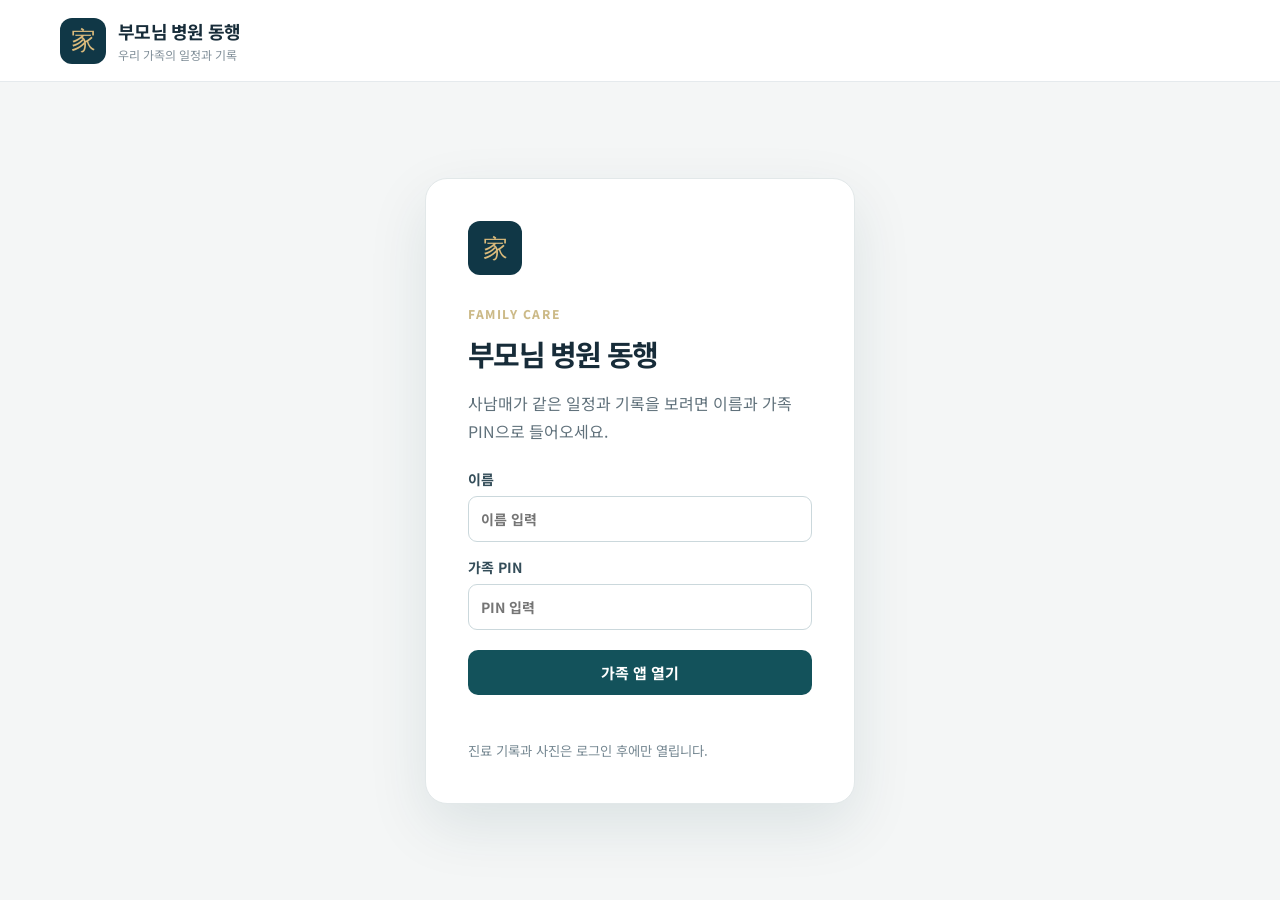
<file: hospital-care/index.html>
<!doctype html>
<html lang="ko"><head><meta charset="utf-8"><meta name="viewport" content="width=device-width,initial-scale=1"><meta name="theme-color" content="#102c3b"><meta name="robots" content="noindex,nofollow"><title>부모님 병원 동행</title><link rel="stylesheet" href="./app.css"></head>
<body>
 <div class="shell">
  <header class="top"><div class="brand"><span class="brandmark">家</span><div><strong>부모님 병원 동행</strong><small>우리 가족의 일정과 기록</small></div></div><div class="topright"><span id="who"></span><button id="refresh" class="plain" hidden>새로고침</button><button id="logout" class="plain" hidden>잠금</button></div></header>
  <div id="app" hidden><section class="hero"><div><span class="eyebrow">FAMILY CARE · 2026</span><h1 id="heroTitle">다음 병원 가는 날</h1><p id="heroSubtitle"></p></div><div id="heroSide" class="hero-side"></div></section><nav class="tabs" aria-label="앱 메뉴"><button data-tab="schedule" class="active">병원가는날</button><button data-tab="turns">순번운영방식</button><button data-tab="hospitals">병원정보</button><button data-tab="records">병원기록</button><button data-tab="agreement">합의서</button></nav><main id="content"></main><footer>가족 공유 앱 · 병원 진료 및 약 변경은 진료기관의 안내를 확인하세요.</footer></div>
  <section id="login" class="login-wrap"><div class="login-card"><div class="login-icon">家</div><span class="eyebrow">FAMILY CARE</span><h1>부모님 병원 동행</h1><p>사남매가 같은 일정과 기록을 보려면 이름과 가족 PIN으로 들어오세요.</p><form id="loginForm"><label>이름<input id="loginName" autocomplete="name" placeholder="이름 입력" required></label><label>가족 PIN<input id="loginPin" type="password" inputmode="numeric" pattern="[0-9]*" autocomplete="off" placeholder="PIN 입력" required></label><button class="primary" type="submit">가족 앱 열기</button></form><p class="error" id="loginError" role="alert"></p><small>진료 기록과 사진은 로그인 후에만 열립니다.</small></div></section>
 </div><dialog id="editor"><form id="visitForm" method="dialog"><div class="modalhead"><h2 id="formTitle">병원 일정</h2><button type="button" id="closeDialog" class="iconbtn" aria-label="닫기">×</button></div><div class="fields"><label>날짜<input name="date" type="date" required></label><label>시간<input name="time" type="time"></label><label>병원<input name="hospital" list="hospitalOptions" required><datalist id="hospitalOptions"></datalist></label><label>누구의 진료인가요?<input name="patient" placeholder="어머니 / 아버지 / 부모님"></label><label class="wide">진료과·담당 의사·예약 내용<textarea name="detail" rows="2"></textarea></label><label class="wide">준비 및 확인 사항<textarea name="preparation" rows="2"></textarea></label><label>상태<select name="status"><option>예정</option><option>완료</option><option>취소</option></select></label><label>순번자 지정 또는 교환<select name="assignedOverride" id="assignedSelect"><option value="">기본 순번 자동 적용</option></select></label><label>실제 동행자<input name="actualAttendee" placeholder="예: 유연진 / 배우자 대리"></label><label>출발~귀가 시간(분)<input name="durationMinutes" type="number" min="0" max="1440" step="1"></label><label>22~06시 실제 대응(분)<input name="nightMinutes" type="number" min="0" max="1440" step="1"></label><label>교통·식대 등(원)<input name="transportCost" type="number" min="0" step="1000"></label><label class="check"><input name="emergency" type="checkbox"> 응급 대응</label><label class="wide">진료 결과·검사·약 변경<textarea name="notes" rows="3" placeholder="진료 내용, 검사 결과, 약 변경을 기록하세요."></textarea></label><label class="wide">다음 예약·할 일<textarea name="nextPlan" rows="2"></textarea></label><label class="wide" id="photoField">진료 결과 사진(5MB 이하)<input name="photo" type="file" accept="image/jpeg,image/png,image/webp"></label></div><p class="formhint">6시간 이상 또는 야간 실제 대응 2시간 이상 완료 시 2회로 표시됩니다. 두 명 이상 동행의 추가 인정은 가족이 별도 합의하세요.</p><p class="error" id="formError" role="alert"></p><div class="modalactions"><button type="button" id="deleteVisit" class="danger" hidden>일정 삭제</button><button type="submit" class="primary">저장하기</button></div></form></dialog><div id="toast" role="status" aria-live="polite"></div><script src="./app.js" defer></script>
</body></html>
</file>
<file: hospital-care/app.css>
@import url('https://fonts.googleapis.com/css2?family=Noto+Sans+KR:wght@400;500;600;700;800&display=swap');
:root{font-family:'Noto Sans KR',system-ui,sans-serif;color:#172c39;background:#f4f6f6;font-size:16px}*{box-sizing:border-box}body{margin:0}button,input,select,textarea{font:inherit}button{cursor:pointer}a{color:inherit}.shell{min-height:100vh}.top{height:82px;background:#fff;display:flex;align-items:center;justify-content:space-between;border-bottom:1px solid #e5eaed;padding:0 max(22px,calc((100vw - 1160px)/2));gap:16px}.brand{display:flex;align-items:center;gap:12px}.brandmark,.login-icon{display:grid;place-items:center;background:#103746;color:#dbbb7c;border-radius:12px;width:46px;height:46px;font-family:serif;font-size:25px}.brand strong{display:block;font-size:18px;letter-spacing:-.04em}.brand small{display:block;color:#82909a;font-size:12px;margin-top:2px}.topright{display:flex;align-items:center;gap:10px;color:#52636e;font-size:14px}.plain{background:none;border:0;color:#375c6a;padding:8px}.plain:hover{text-decoration:underline}#app{max-width:1160px;margin:auto;padding:28px 20px 40px}.hero{background:linear-gradient(115deg,#0f3544,#164a55 72%,#235f62);border-radius:22px;color:#fff;padding:34px 38px;display:flex;justify-content:space-between;align-items:center;gap:20px;min-height:188px;box-shadow:0 12px 30px #12394820}.eyebrow{font-size:12px;font-weight:800;letter-spacing:.13em;color:#ccba88}.hero h1{font-size:29px;margin:13px 0 8px;letter-spacing:-.05em}.hero p{color:#d5e4e6;margin:0;font-size:16px;line-height:1.6}.hero-side{min-width:225px;border-left:1px solid #ffffff50;padding-left:22px;font-size:14px;line-height:1.7}.hero-side strong{font-size:21px;color:#f2d497}.tabs{display:grid;grid-template-columns:repeat(5,1fr);margin:22px 0 26px;border-bottom:1px solid #d8e2e5;gap:3px}.tabs button{border:0;border-bottom:3px solid transparent;background:none;color:#6d7d85;padding:17px 6px;font-size:16px;font-weight:700;white-space:nowrap}.tabs button.active{color:#123f49;border-bottom-color:#bf9962}.tabs button:hover{background:#ebf2f3}.heading{display:flex;align-items:end;justify-content:space-between;gap:15px;margin:12px 0 20px}.heading h2{font-size:25px;letter-spacing:-.05em;margin:0}.heading p{color:#647782;margin:5px 0 0;line-height:1.6}.primary,.secondary,.danger,.smallbtn{border:0;border-radius:10px;padding:12px 18px;font-size:15px;font-weight:700;white-space:nowrap}.primary{background:#13525b;color:#fff}.primary:hover{background:#0c4149}.secondary{background:#e7f0f0;color:#19535b}.danger{color:#a33931;background:#fbeceb}.smallbtn{background:#edf2f2;color:#20515b;padding:9px 12px}.cards{display:grid;grid-template-columns:repeat(2,minmax(0,1fr));gap:15px}.card,.panel{background:#fff;border:1px solid #e1e8e9;border-radius:15px;padding:23px;box-shadow:0 3px 12px #19394908}.card{display:flex;flex-direction:column;gap:13px}.card-top{display:flex;justify-content:space-between;align-items:center;gap:10px}.date{font-size:22px;font-weight:800;letter-spacing:-.05em}.pill{font-size:13px;font-weight:700;border-radius:99px;padding:5px 10px;background:#e9f4ef;color:#2c715c}.pill.done{background:#eaf0f7;color:#386187}.pill.cancel{background:#f2f2f2;color:#777}.hospital{font-size:20px;font-weight:800;letter-spacing:-.05em}.sub{font-size:15px;color:#50616b;line-height:1.65;white-space:pre-wrap}.meta{display:flex;gap:10px;flex-wrap:wrap;color:#49616c;font-size:14px}.meta span{background:#f3f7f7;padding:6px 9px;border-radius:7px}.card-actions{border-top:1px solid #edf1f1;padding-top:14px;margin-top:auto;display:flex;gap:8px;flex-wrap:wrap}.notice{border-left:4px solid #bb9560;background:#fff9ed;color:#665338;padding:16px 19px;border-radius:8px;margin:20px 0;line-height:1.65}.muted{color:#687b85}.stack{display:grid;gap:15px}.step-list{display:grid;grid-template-columns:repeat(4,1fr);gap:12px;margin:20px 0}.step{background:#fff;border:1px solid #dce7e9;padding:18px;border-radius:12px}.step b{display:block;color:#b38951;font-size:13px}.step strong{font-size:19px}.rules{display:grid;grid-template-columns:repeat(2,1fr);gap:15px}.rules .panel h3{margin:0 0 10px;font-size:18px}.rules .panel p{margin:0;color:#4d626c;line-height:1.7;font-size:15px}.record{border-left:3px solid #8eb4ad}.record .notes{white-space:pre-wrap;background:#f7faf9;padding:13px;border-radius:8px;line-height:1.65;font-size:15px}.hosp-card h3{margin:0;font-size:20px}.hosp-card .address{font-size:16px;color:#4f6470;margin:4px 0}.hosp-card .card-actions{border:0;padding:0;margin:0}.empty{text-align:center;padding:48px 22px;background:#fff;border:1px dashed #cddcde;border-radius:16px;color:#61747e}.agreement ul{margin:6px 0 0;padding-left:22px;color:#455b65;line-height:1.9}.agreement li{margin-bottom:7px}.agreement h3{margin:0;font-size:18px}.agreement .panel{margin-bottom:12px}footer{text-align:center;padding:42px 0 12px;color:#829098;font-size:13px}.login-wrap{min-height:calc(100vh - 82px);display:grid;place-items:center;padding:26px}.login-card{background:#fff;border:1px solid #e2e8e9;box-shadow:0 22px 60px #0d38451a;padding:42px;border-radius:22px;width:min(100%,430px)}.login-icon{width:54px;height:54px;margin-bottom:25px}.login-card h1{margin:8px 0;font-size:29px;letter-spacing:-.06em}.login-card p{line-height:1.7;color:#60717b}.login-card small{color:#778993}.login-card form{display:grid;gap:15px;margin:24px 0 10px}.login-card label,.fields label{display:grid;gap:7px;font-size:14px;font-weight:700;color:#344d59}.login-card input,.fields input:not([type=checkbox]),.fields select,.fields textarea{width:100%;border:1px solid #cbd8dc;border-radius:9px;padding:12px;color:#14313e;background:#fff;outline:none;min-height:46px}.fields textarea{resize:vertical}.login-card input:focus,.fields input:focus,.fields select:focus,.fields textarea:focus{border-color:#1c686d;box-shadow:0 0 0 3px #1c686d20}.error{color:#a13b32;font-size:14px;min-height:1em}.login-card .primary{width:100%;margin-top:5px}dialog{border:0;border-radius:18px;padding:0;width:min(720px,calc(100vw - 28px));max-height:92vh;box-shadow:0 20px 60px #0a2e3e55}dialog::backdrop{background:#08232aa8}dialog form{padding:24px;overflow:auto;max-height:92vh}.modalhead{display:flex;align-items:center;justify-content:space-between;border-bottom:1px solid #e3e9eb;margin-bottom:19px}.modalhead h2{margin:0 0 15px}.iconbtn{border:0;background:none;font-size:28px;color:#50636b;margin-bottom:10px}.fields{display:grid;grid-template-columns:repeat(2,1fr);gap:16px}.fields .wide{grid-column:1/-1}.fields .check{display:flex;align-items:center;gap:8px}.formhint{font-size:13px;line-height:1.6;color:#687a83}.modalactions{display:flex;justify-content:space-between;gap:12px;margin-top:16px}.modalactions .primary{margin-left:auto}#toast{position:fixed;bottom:20px;left:50%;transform:translateX(-50%);background:#123d47;color:white;padding:11px 18px;border-radius:10px;box-shadow:0 8px 25px #0c283850;display:none;z-index:3;max-width:90vw;text-align:center}@media(max-width:700px){.top{height:70px;padding:0 15px}.brand small,.topright #who{display:none}.brand strong{font-size:16px}.brandmark{width:40px;height:40px}.topright{gap:2px}#app{padding:16px 14px}.hero{padding:25px 21px;display:block;min-height:0}.hero h1{font-size:23px}.hero-side{border-left:0;border-top:1px solid #ffffff40;padding:13px 0 0;margin-top:18px;min-width:0}.hero-side strong{font-size:18px}.tabs{overflow-x:auto;display:flex;gap:0;margin:16px -14px 21px;padding:0 8px}.tabs button{font-size:14px;padding:15px 12px}.cards,.rules{grid-template-columns:1fr}.step-list{grid-template-columns:repeat(2,1fr)}.heading h2{font-size:22px}.heading{align-items:start}.heading .primary{font-size:13px;padding:10px}.card,.panel{padding:18px}.fields{grid-template-columns:1fr}.fields .wide{grid-column:auto}.login-card{padding:28px 24px}}@media print{.topright,.tabs,.card-actions,.primary,.secondary,footer{display:none!important}.hero{color:#123d47;background:#fff;box-shadow:none;border:1px solid #ddd}.hero p{color:#456}.card,.panel{break-inside:avoid}}
</file>
